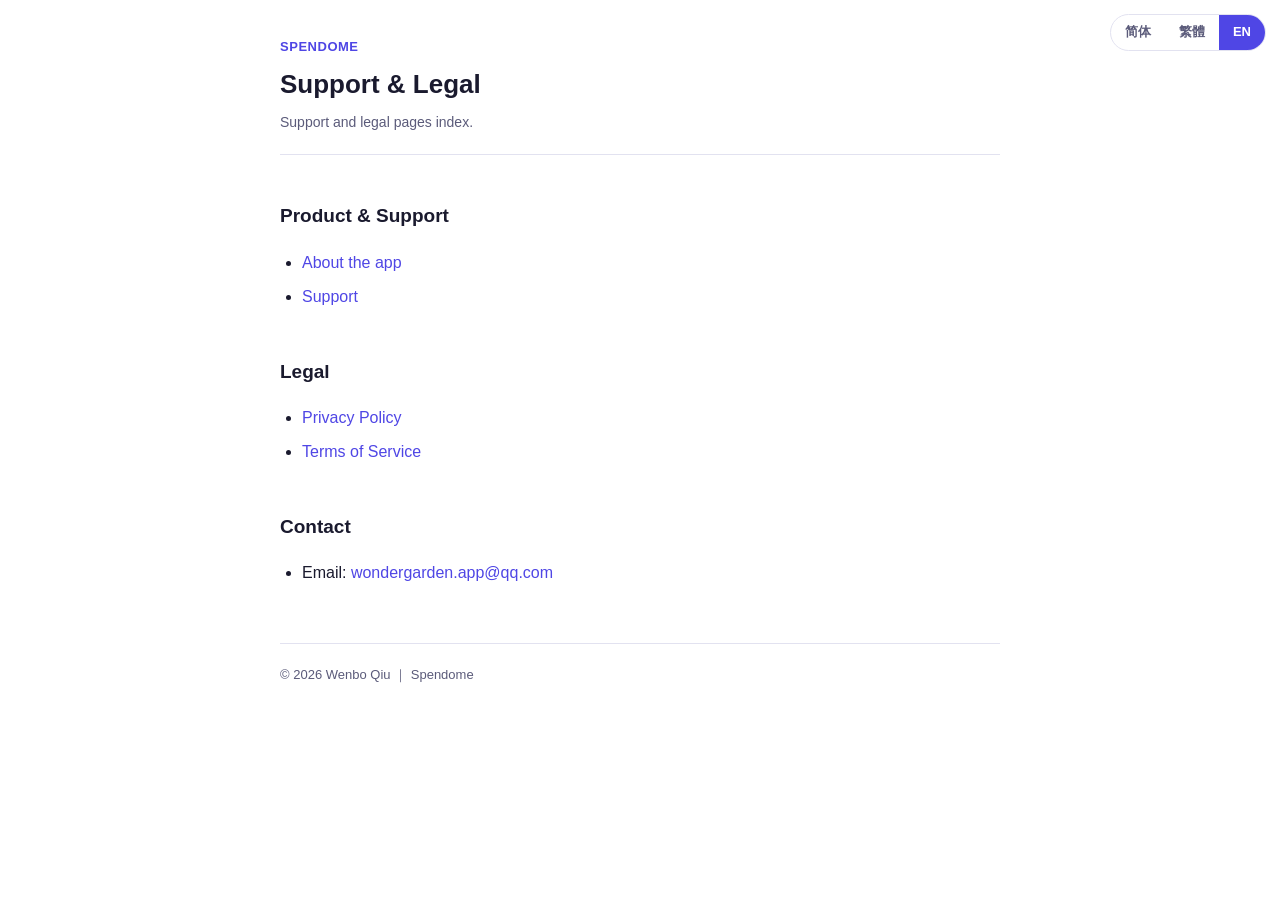
<file: index.html>
<!DOCTYPE html>
<html lang="zh-Hans">
<head>
  <meta charset="UTF-8" />
  <meta name="viewport" content="width=device-width, initial-scale=1.0" />
  <title>猫头鹰账本 · 支持与法务 · Spendome Support</title>
  <link rel="stylesheet" href="shared/base.css" />
  <style>
    .lang-switch {
      position: fixed; top: 14px; right: 14px; z-index: 20;
      display: inline-flex; background: var(--bg); border: 1px solid var(--border);
      border-radius: 999px; overflow: hidden; font-size: 13px; font-weight: 600;
    }
    .lang-switch button { border: none; background: transparent; color: var(--fg-muted); padding: 6px 14px; cursor: pointer; font: inherit; }
    .lang-switch button.on { background: var(--accent); color: #fff; }
    .lang-hant, .lang-hans, .lang-en { display: none; }
    body.l-hant .lang-hant { display: inline; }
    body.l-hans .lang-hans { display: inline; }
    body.l-en  .lang-en  { display: inline; }
  </style>
</head>
<body class="l-hans">
  <div class="lang-switch">
    <button data-lang="hans" class="on">简体</button>
    <button data-lang="hant">繁體</button>
    <button data-lang="en">EN</button>
  </div>

  <div class="wrap">
    <header class="doc-header">
      <span class="app">
        <span class="lang-hans">猫头鹰账本 · Spendome</span>
        <span class="lang-hant">貓頭鷹帳本 · Spendome</span>
        <span class="lang-en">Spendome</span>
      </span>
      <h1><span class="lang-hans">支持与法务</span><span class="lang-hant">支援與法務</span><span class="lang-en">Support &amp; Legal</span></h1>
      <p class="meta">
        <span class="lang-hans">各语言支持与法务页面索引。</span>
        <span class="lang-hant">各語言支援與法務頁面索引。</span>
        <span class="lang-en">Support and legal pages index.</span>
      </p>
    </header>

    <h2><span class="lang-hans">产品与支持</span><span class="lang-hant">產品與支援</span><span class="lang-en">Product &amp; Support</span></h2>
    <ul>
      <li><a href="marketing.html"><span class="lang-hans">产品介绍</span><span class="lang-hant">產品介紹</span><span class="lang-en">About the app</span></a></li>
      <li><a href="support.html"><span class="lang-hans">技术支持</span><span class="lang-hant">技術支援</span><span class="lang-en">Support</span></a></li>
    </ul>

    <h2><span class="lang-hans">法务</span><span class="lang-hant">法務</span><span class="lang-en">Legal</span></h2>
    <ul>
      <li><a href="privacy.html"><span class="lang-hans">隐私政策</span><span class="lang-hant">隱私權政策</span><span class="lang-en">Privacy Policy</span></a></li>
      <li><a href="terms.html"><span class="lang-hans">服务条款</span><span class="lang-hant">服務條款</span><span class="lang-en">Terms of Service</span></a></li>
    </ul>

    <h2><span class="lang-hans">联系</span><span class="lang-hant">聯絡</span><span class="lang-en">Contact</span></h2>
    <ul>
      <li>Email: <a href="mailto:wondergarden.app@qq.com">wondergarden.app@qq.com</a></li>
    </ul>

    <footer class="doc-footer">
      © 2026 Wenbo Qiu ｜ <span class="lang-hans">猫头鹰账本</span><span class="lang-hant">貓頭鷹帳本</span><span class="lang-en">Spendome</span>
    </footer>
  </div>

  <script>
    const btns = [...document.querySelectorAll(".lang-switch button")];
    function setLang(lang) {
      document.body.className = "l-" + lang;
      document.documentElement.lang = lang === "en" ? "en" : (lang === "hans" ? "zh-Hans" : "zh-Hant");
      btns.forEach(b => b.classList.toggle("on", b.dataset.lang === lang));
    }
    btns.forEach(b => b.addEventListener("click", () => setLang(b.dataset.lang)));
    const nav = (navigator.language || "").toLowerCase();
    let def = "en";
    if (nav.startsWith("zh")) def = /(tw|hk|mo|hant)/.test(nav) ? "hant" : "hans";
    setLang(def);
  </script>
</body>
</html>
</file>
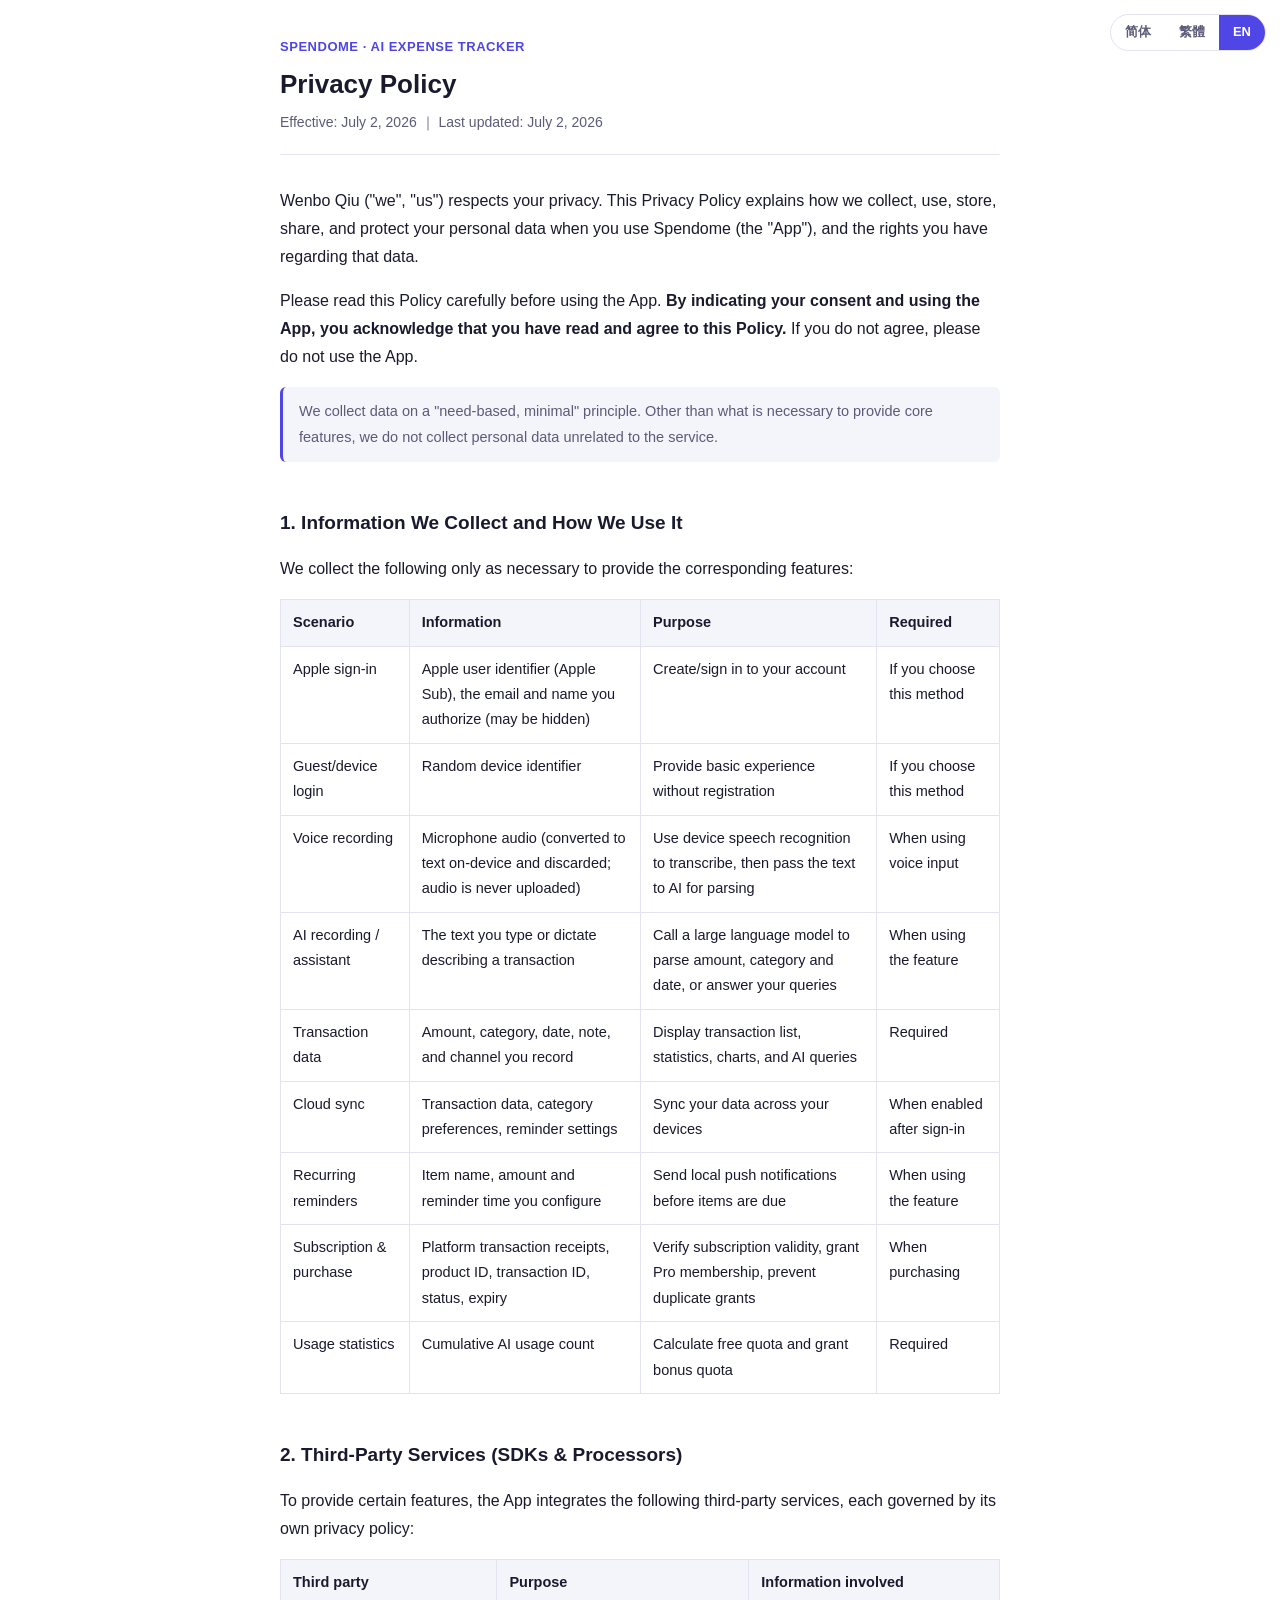
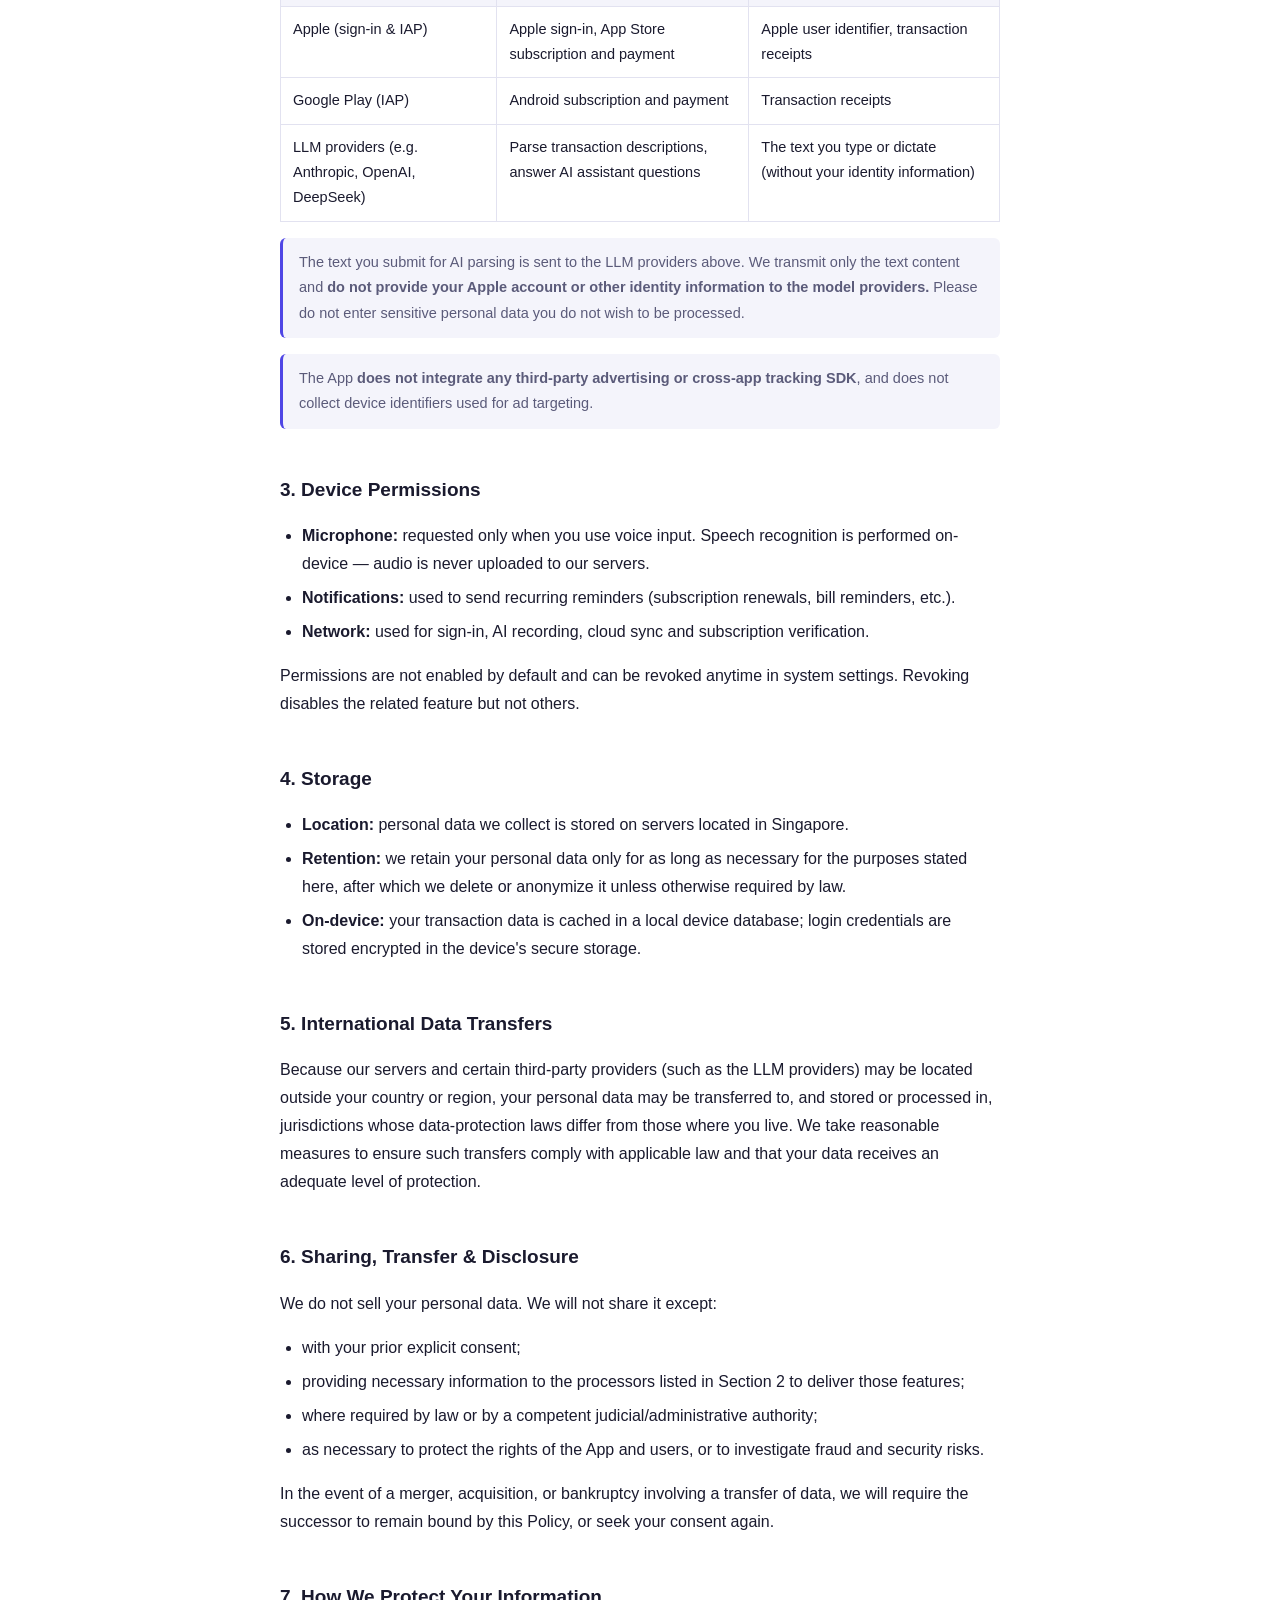
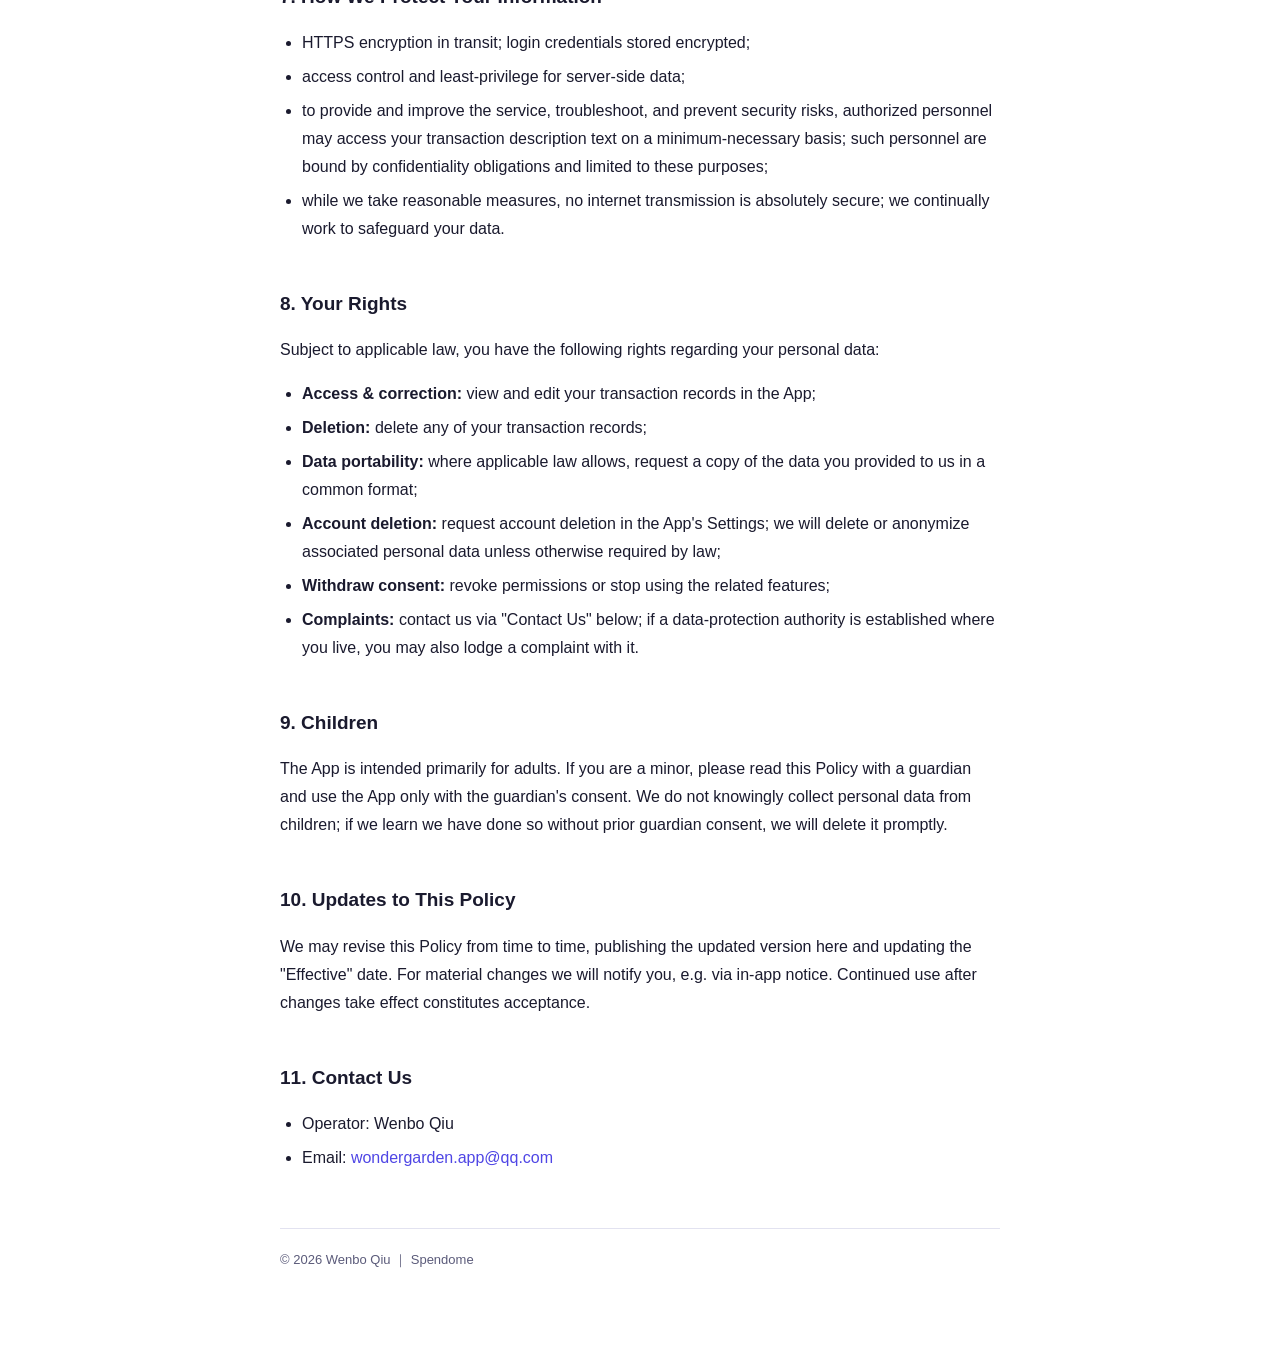
<file: privacy.html>
<!DOCTYPE html>
<html lang="zh-Hans">
<head>
  <meta charset="UTF-8" />
  <meta name="viewport" content="width=device-width, initial-scale=1.0" />
  <meta name="robots" content="index,follow" />
  <title>隐私政策 · 隱私權政策 · Privacy Policy — Spendome</title>
  <link rel="stylesheet" href="shared/base.css" />
  <style>
    .lang-switch {
      position: fixed; top: 14px; right: 14px; z-index: 20;
      display: inline-flex; background: var(--bg); border: 1px solid var(--border);
      border-radius: 999px; overflow: hidden; font-size: 13px; font-weight: 600;
    }
    .lang-switch button { border: none; background: transparent; color: var(--fg-muted); padding: 6px 14px; cursor: pointer; font: inherit; }
    .lang-switch button.on { background: var(--accent); color: #fff; }
    .lang-hant, .lang-hans, .lang-en { display: none; }
    body.l-hant .lang-hant { display: block; }
    body.l-hans .lang-hans { display: block; }
    body.l-en  .lang-en  { display: block; }
  </style>
</head>
<body class="l-hans">
  <div class="lang-switch">
    <button data-lang="hans" class="on">简体</button>
    <button data-lang="hant">繁體</button>
    <button data-lang="en">EN</button>
  </div>

  <!-- ───────── 简体中文 ───────── -->
  <div class="wrap lang-hans">
    <header class="doc-header">
      <span class="app">猫头鹰账本 · Spendome</span>
      <h1>隐私政策</h1>
      <p class="meta">生效日期：2026 年 7 月 2 日 ｜ 最近更新：2026 年 7 月 2 日</p>
    </header>

    <p>
      Wenbo Qiu（以下简称"我们"）非常重视您的个人信息与隐私保护。本《隐私政策》旨在向您说明，当您使用
      猫头鹰账本（Spendome，以下简称"本应用"）时，我们如何收集、使用、存储、共享与保护您的个人信息，以及您就个人信息所享有的权利。
    </p>
    <p>
      请您在使用本应用前仔细阅读并充分理解本政策。<strong>当您勾选同意并开始使用本应用，即表示您已阅读并同意本政策的全部内容。</strong>
      如您不同意本政策，您可以选择不使用本应用。
    </p>

    <div class="note">
      本应用以"按需授权、最小收集"为原则。除完成核心功能所必需外，我们不会强制收集与服务无关的个人信息。
    </div>

    <h2>一、我们如何收集与使用您的个人信息</h2>
    <p>我们仅在为实现以下功能所必需时，收集相应信息：</p>
    <table>
      <thead>
        <tr><th>使用场景</th><th>收集的信息</th><th>用途</th><th>是否必需</th></tr>
      </thead>
      <tbody>
        <tr><td>Apple 账号登录</td><td>Apple 用户标识（Apple Sub）、您授权的邮箱与昵称（可隐藏）</td><td>创建／登录账号</td><td>选择此方式时必需</td></tr>
        <tr><td>游客／设备登录</td><td>随机设备标识</td><td>在不注册的情况下提供基础体验</td><td>选择此方式时必需</td></tr>
        <tr><td>语音记账</td><td>麦克风录音（在设备本地转文字后丢弃，不上传录音）</td><td>调用设备系统语音识别将语音转为文字，随后交由大语言模型解析记账内容</td><td>使用语音功能时必需</td></tr>
        <tr><td>智能记账 / 助手</td><td>您输入或语音转写的记账描述文字</td><td>调用大语言模型解析金额、分类、日期，或回答您的查账、统计请求</td><td>使用该功能时必需</td></tr>
        <tr><td>账单数据</td><td>您记录的收支金额、分类、日期、备注、来源渠道</td><td>展示账单列表、统计分析、图表洞察、智能查账</td><td>必需</td></tr>
        <tr><td>云同步</td><td>账单数据、分类偏好、提醒配置等</td><td>在您的多台设备间同步数据</td><td>登录后开启时必需</td></tr>
        <tr><td>周期提醒</td><td>您设置的周期项目名称、金额、提醒时间</td><td>在到期前通过本地推送提醒您</td><td>使用该功能时必需</td></tr>
        <tr><td>订阅与应用内购买</td><td>平台交易凭证、订阅产品 ID、交易号、订阅状态与到期时间</td><td>核验订阅有效性、开通 Pro 权益、防止重复发放</td><td>购买时必需</td></tr>
        <tr><td>用量统计</td><td>智能记账累计使用次数</td><td>计算免费额度、发放奖励额度</td><td>必需</td></tr>
      </tbody>
    </table>

    <h2>二、我们如何使用第三方服务（SDK 及受托处理者）</h2>
    <p>为实现特定功能，本应用接入了以下第三方服务。这些第三方在其各自的隐私政策约束下处理相关信息，建议您一并阅读：</p>
    <table>
      <thead><tr><th>第三方</th><th>用途</th><th>涉及的信息</th></tr></thead>
      <tbody>
        <tr><td>Apple（登录与内购）</td><td>Apple 账号登录、App Store 订阅与支付</td><td>Apple 用户标识、交易凭证</td></tr>
        <tr><td>Google Play（内购）</td><td>Android 端订阅与支付</td><td>交易凭证</td></tr>
        <tr><td>DeepSeek（深度求索）</td><td>解析记账描述、回答智能助手问题</td><td>您输入或语音转写的记账描述文字；使用智能助手查账时，为回答您的问题，还包括相关的已记录账单数据（均不含您的身份信息）</td></tr>
      </tbody>
    </table>
    <div class="note">
      您输入的记账描述文字（以及使用智能助手查账时相关的已记录账单数据）会发送至 DeepSeek 进行解析处理，相关处理均在中国境内完成。我们仅传输上述内容本身，<strong>不会将您的 Apple 账号等身份信息一并提供给模型服务商</strong>。请勿在记账描述中输入您不希望被处理的敏感个人信息。
    </div>
    <div class="note">
      本应用<strong>不接入任何第三方广告或跨应用追踪 SDK</strong>，亦不收集用于广告投放的设备标识符。
    </div>

    <h2>三、设备权限调用说明</h2>
    <ul>
      <li><strong>麦克风：</strong>仅在您使用语音记账时申请。语音识别在设备本地完成，录音不会上传至我们的服务器。</li>
      <li><strong>通知：</strong>用于发送周期提醒（订阅到期、账单提醒等）。</li>
      <li><strong>网络：</strong>用于登录、智能记账、云同步及订阅核验等联网功能。</li>
    </ul>
    <p>上述权限均不会默认开启，您可随时在系统设置中关闭。关闭后相关功能将无法使用，但不影响其他功能。</p>

    <h2>四、信息的存储</h2>
    <ul>
      <li><strong>存储地点：</strong>我们收集的个人信息存储于中国境内的服务器。</li>
      <li><strong>存储期限：</strong>我们仅在实现本政策所述目的所必需的期间内保留您的个人信息；超出期限后，我们将对其删除或匿名化处理，法律法规另有规定的除外。</li>
      <li><strong>本地存储：</strong>您的账单数据会缓存在设备本地数据库中，登录凭证以加密方式存储于设备安全存储区。</li>
    </ul>

    <h2>五、个人信息的境内存储与处理</h2>
    <p>本应用中国大陆版本的服务器位于中国境内，您的账单数据与记账描述的解析处理均在中国境内完成，不会向境外传输。如未来因功能需要发生个人信息跨境传输，我们将另行向您说明并取得您的单独同意。</p>

    <h2>六、信息的共享、转让与公开披露</h2>
    <p>我们不会出售您的个人信息。除以下情形外，我们不会与任何第三方共享您的个人信息：</p>
    <ul>
      <li>事先获得您的明确同意；</li>
      <li>为实现"第二节"所述功能而向相应受托处理者提供必要信息；</li>
      <li>根据法律法规、司法或行政机关的强制性要求；</li>
      <li>为维护本应用及用户的合法权益、排查欺诈与安全风险所必需。</li>
    </ul>
    <p>如发生合并、收购或破产清算等导致信息转让的情形，我们将要求承接方继续受本政策约束，否则将要求其重新征得您的同意。</p>

    <h2>七、我们如何保护您的信息</h2>
    <ul>
      <li>传输层采用 HTTPS 加密，登录凭证以加密形式存储；</li>
      <li>对服务端数据访问实施权限控制与最小授权；</li>
      <li>为提供和改进服务、排查故障及防范安全风险，经授权的工作人员可能在最小必要范围内访问您的账单描述内容，相关人员负有保密义务，且仅限于上述目的；</li>
      <li>尽管我们采取了合理的安全措施，但请您理解，互联网环境并非绝对安全，我们将持续努力保障您的信息安全。</li>
    </ul>

    <h2>八、您的权利</h2>
    <p>在符合适用法律的前提下，您有权对您的个人信息行使以下权利：</p>
    <ul>
      <li><strong>查询与更正：</strong>您可在应用内查看并修改账单内容；</li>
      <li><strong>删除：</strong>您可删除您的任意账单记录；</li>
      <li><strong>数据可携：</strong>在适用法律允许的范围内，您可要求以通用格式获取您提供给我们的数据；</li>
      <li><strong>注销账号：</strong>您可在应用内"设置"中申请注销账号。账号注销后，我们将删除或匿名化与您账号关联的个人信息，法律法规另有要求的除外；</li>
      <li><strong>撤回同意：</strong>您可通过关闭系统权限或停止使用相关功能撤回授权；</li>
      <li><strong>投诉与反馈：</strong>您可通过本政策"联系我们"载明的方式与我们联系；若您所在地设有个人信息保护主管机关，您也有权向其投诉。</li>
    </ul>

    <h2>九、未成年人保护</h2>
    <p>本应用主要面向成年人。若您为未成年人，请在监护人陪同下阅读本政策，并在征得监护人同意后使用本应用。我们不会在明知对方为儿童的情况下，主动收集其个人信息；如发现在未事先获得监护人同意的情况下收集了儿童个人信息，我们将尽快删除。</p>

    <h2>十、本政策的更新</h2>
    <p>我们可能适时修订本政策。修订后我们将在本页面公布更新后的版本并更新"生效日期"。对于重大变更，我们会通过应用内提示等方式另行告知。变更生效后您继续使用本应用，即视为您接受修订后的政策。</p>

    <h2>十一、联系我们</h2>
    <p>如您对本政策或个人信息保护有任何疑问、意见或投诉，可通过以下方式与我们联系：</p>
    <ul>
      <li>运营方：Wenbo Qiu</li>
      <li>联系邮箱：<a href="mailto:wondergarden.app@qq.com">wondergarden.app@qq.com</a></li>
    </ul>
    <p>我们将在收到您的请求后，于法律规定的期限内予以回复。</p>

    <footer class="doc-footer">© 2026 Wenbo Qiu ｜ 猫头鹰账本 · Spendome</footer>
  </div>

  <!-- ───────── 繁體中文 ───────── -->
  <div class="wrap lang-hant">
    <header class="doc-header">
      <span class="app">貓頭鷹帳本 · Spendome</span>
      <h1>隱私權政策</h1>
      <p class="meta">生效日期：2026 年 7 月 2 日 ｜ 最後更新：2026 年 7 月 2 日</p>
    </header>

    <p>
      Wenbo Qiu（以下簡稱「我們」）非常重視您的個人資料與隱私保護。本《隱私權政策》旨在向您說明，當您使用
      貓頭鷹帳本（Spendome，以下簡稱「本應用程式」）時，我們如何蒐集、使用、儲存、分享與保護您的個人資料，以及您就個人資料所享有的權利。
    </p>
    <p>
      請您在使用本應用程式前仔細閱讀並充分理解本政策。<strong>當您勾選同意並開始使用本應用程式，即表示您已閱讀並同意本政策之全部內容。</strong>
      若您不同意本政策，您可選擇不使用本應用程式。
    </p>

    <div class="note">
      本應用程式以「按需授權、最小蒐集」為原則。除完成核心功能所必需者外，我們不會強制蒐集與服務無關的個人資料。
    </div>

    <h2>一、我們如何蒐集與使用您的個人資料</h2>
    <p>我們僅在為實現以下功能所必需時，蒐集相應資料：</p>
    <table>
      <thead>
        <tr><th>使用情境</th><th>蒐集的資料</th><th>用途</th><th>是否必需</th></tr>
      </thead>
      <tbody>
        <tr><td>Apple 帳號登入</td><td>Apple 使用者識別碼（Apple Sub）、您授權的電子郵件與暱稱（可隱藏）</td><td>建立／登入帳號</td><td>選擇此方式時必需</td></tr>
        <tr><td>訪客／裝置登入</td><td>隨機裝置識別碼</td><td>在不註冊的情況下提供基礎體驗</td><td>選擇此方式時必需</td></tr>
        <tr><td>語音記帳</td><td>麥克風錄音（在裝置本機轉文字後丟棄，不上傳錄音）</td><td>呼叫裝置系統語音辨識將語音轉為文字，隨後交由 AI 解析記帳內容</td><td>使用語音功能時必需</td></tr>
        <tr><td>AI 記帳 / 助手</td><td>您輸入或語音轉寫的記帳描述文字</td><td>呼叫大型語言模型解析金額、分類、日期，或回答您的查帳、統計請求</td><td>使用該功能時必需</td></tr>
        <tr><td>帳單資料</td><td>您記錄的收支金額、分類、日期、備註、來源管道</td><td>展示帳單列表、統計分析、圖表洞察、AI 查帳</td><td>必需</td></tr>
        <tr><td>雲端同步</td><td>帳單資料、分類偏好、提醒設定等</td><td>在您的多台裝置間同步資料</td><td>登入後開啟時必需</td></tr>
        <tr><td>週期提醒</td><td>您設定的週期項目名稱、金額、提醒時間</td><td>在到期前透過本機推播提醒您</td><td>使用該功能時必需</td></tr>
        <tr><td>訂閱與應用程式內購買</td><td>平台交易憑證、訂閱產品 ID、交易編號、訂閱狀態與到期時間</td><td>核驗訂閱有效性、開通 Pro 權益、防止重複發放</td><td>購買時必需</td></tr>
        <tr><td>用量統計</td><td>AI 記帳累計使用次數</td><td>計算免費額度、發放獎勵額度</td><td>必需</td></tr>
      </tbody>
    </table>

    <h2>二、我們如何使用第三方服務（SDK 及受託處理者）</h2>
    <p>為實現特定功能，本應用程式接入了以下第三方服務。這些第三方在其各自的隱私權政策約束下處理相關資料，建議您一併閱讀：</p>
    <table>
      <thead><tr><th>第三方</th><th>用途</th><th>涉及的資料</th></tr></thead>
      <tbody>
        <tr><td>Apple（登入與內購）</td><td>Apple 帳號登入、App Store 訂閱與付款</td><td>Apple 使用者識別碼、交易憑證</td></tr>
        <tr><td>Google Play（內購）</td><td>Android 端訂閱與付款</td><td>交易憑證</td></tr>
        <tr><td>大型語言模型服務商<br/>（如 Anthropic、OpenAI、DeepSeek 等）</td><td>解析記帳描述、回答 AI 助手問題</td><td>您輸入或語音轉寫的記帳描述文字（不含您的身分資訊）</td></tr>
      </tbody>
    </table>
    <div class="note">
      您輸入的記帳描述文字會傳送至上述大型語言模型服務商進行處理。我們僅傳輸文字內容本身，<strong>不會將您的 Apple 帳號等身分資訊一併提供給模型服務商</strong>。請勿在記帳描述中輸入您不希望被處理的敏感個人資料。
    </div>
    <div class="note">
      本應用程式<strong>不接入任何第三方廣告或跨應用追蹤 SDK</strong>，亦不蒐集用於廣告投放的裝置識別碼。
    </div>

    <h2>三、裝置權限呼叫說明</h2>
    <ul>
      <li><strong>麥克風：</strong>僅在您使用語音記帳時申請。語音辨識在裝置本機完成，錄音不會上傳至我們的伺服器。</li>
      <li><strong>通知：</strong>用於發送週期提醒（訂閱到期、帳單提醒等）。</li>
      <li><strong>網路：</strong>用於登入、AI 記帳、雲端同步及訂閱核驗等連網功能。</li>
    </ul>
    <p>上述權限均不會預設開啟，您可隨時於系統設定中關閉。關閉後相關功能將無法使用，但不影響其他功能。</p>

    <h2>四、資料的儲存</h2>
    <ul>
      <li><strong>儲存地點：</strong>我們蒐集的個人資料儲存於新加坡的伺服器。</li>
      <li><strong>儲存期限：</strong>我們僅在實現本政策所述目的所必需的期間內保留您的個人資料；超出期限後，我們將予以刪除或匿名化處理，法律另有規定者除外。</li>
      <li><strong>本機儲存：</strong>您的帳單資料會快取於裝置本機資料庫中，登入憑證以加密方式儲存於裝置安全儲存區。</li>
    </ul>

    <h2>五、個人資料的跨境傳輸</h2>
    <p>由於我們的伺服器與部分第三方服務商（例如大型語言模型服務商）可能位於您所在國家／地區之外，您的個人資料可能會被傳輸至並儲存或處理於其他司法管轄區。該等地區的資料保護法律可能與您所在地不同。我們將採取合理措施，確保此類傳輸符合適用法律，並對您的資料給予適當保護。</p>

    <h2>六、資料的分享、轉讓與公開揭露</h2>
    <p>我們不會出售您的個人資料。除以下情形外，我們不會與任何第三方分享您的個人資料：</p>
    <ul>
      <li>事先取得您的明確同意；</li>
      <li>為實現「第二節」所述功能而向相應受託處理者提供必要資料；</li>
      <li>依法律規定、司法或行政機關之強制性要求；</li>
      <li>為維護本應用程式及使用者的合法權益、排查詐欺與安全風險所必需。</li>
    </ul>
    <p>如發生合併、收購或破產清算等導致資料轉讓之情形，我們將要求承接方繼續受本政策約束，否則將要求其重新取得您的同意。</p>

    <h2>七、我們如何保護您的資料</h2>
    <ul>
      <li>傳輸層採用 HTTPS 加密，登入憑證以加密形式儲存；</li>
      <li>對伺服器端資料存取實施權限控制與最小授權；</li>
      <li>為提供與改善服務、排查故障及防範安全風險，經授權的工作人員可能在最小必要範圍內存取您的帳單描述內容，相關人員負有保密義務，且僅限於上述目的；</li>
      <li>儘管我們採取了合理的安全措施，但請您理解，網際網路環境並非絕對安全，我們將持續努力保障您的資料安全。</li>
    </ul>

    <h2>八、您的權利</h2>
    <p>在符合適用法律的前提下，您有權對您的個人資料行使以下權利：</p>
    <ul>
      <li><strong>查詢與更正：</strong>您可於應用程式內查看並修改帳單內容；</li>
      <li><strong>刪除：</strong>您可刪除您的任意帳單記錄；</li>
      <li><strong>資料可攜：</strong>在適用法律允許的範圍內，您可要求以通用格式取得您提供予我們的資料；</li>
      <li><strong>登出帳號：</strong>您可於應用程式內「設定」中申請登出帳號。帳號登出後，我們將刪除或匿名化與您帳號關聯的個人資料，法律另有要求者除外；</li>
      <li><strong>撤回同意：</strong>您可透過關閉系統權限或停止使用相關功能撤回授權；</li>
      <li><strong>申訴與反饋：</strong>您可透過本政策「聯絡我們」載明的方式與我們聯絡；若您所在地設有個人資料保護主管機關，您亦有權向其提出申訴。</li>
    </ul>

    <h2>九、未成年人保護</h2>
    <p>本應用程式主要面向成年人。若您為未成年人，請在監護人陪同下閱讀本政策，並在取得監護人同意後使用本應用程式。我們不會在明知對方為兒童的情況下，主動蒐集其個人資料；如發現在未事先取得監護人同意的情況下蒐集了兒童個人資料，我們將儘快刪除。</p>

    <h2>十、本政策的更新</h2>
    <p>我們可能適時修訂本政策。修訂後我們將在本頁面公布更新後的版本並更新「生效日期」。對於重大變更，我們會透過應用程式內提示等方式另行告知。變更生效後您繼續使用本應用程式，即視為您接受修訂後的政策。</p>

    <h2>十一、聯絡我們</h2>
    <p>如您對本政策或個人資料保護有任何疑問、意見或申訴，可透過以下方式與我們聯絡：</p>
    <ul>
      <li>營運方：Wenbo Qiu</li>
      <li>聯絡信箱：<a href="mailto:wondergarden.app@qq.com">wondergarden.app@qq.com</a></li>
    </ul>
    <p>我們將在收到您的請求後，於法律規定的期限內予以回覆。</p>

    <footer class="doc-footer">© 2026 Wenbo Qiu ｜ 貓頭鷹帳本 · Spendome</footer>
  </div>

  <!-- ───────── English ───────── -->
  <div class="wrap lang-en">
    <header class="doc-header">
      <span class="app">Spendome · AI Expense Tracker</span>
      <h1>Privacy Policy</h1>
      <p class="meta">Effective: July 2, 2026 ｜ Last updated: July 2, 2026</p>
    </header>

    <p>
      Wenbo Qiu ("we", "us") respects your privacy. This Privacy Policy explains how we collect, use,
      store, share, and protect your personal data when you use Spendome (the "App"),
      and the rights you have regarding that data.
    </p>
    <p>
      Please read this Policy carefully before using the App.
      <strong>By indicating your consent and using the App, you acknowledge that you have read and agree to this Policy.</strong>
      If you do not agree, please do not use the App.
    </p>

    <div class="note">
      We collect data on a "need-based, minimal" principle. Other than what is necessary to provide core
      features, we do not collect personal data unrelated to the service.
    </div>

    <h2>1. Information We Collect and How We Use It</h2>
    <p>We collect the following only as necessary to provide the corresponding features:</p>
    <table>
      <thead>
        <tr><th>Scenario</th><th>Information</th><th>Purpose</th><th>Required</th></tr>
      </thead>
      <tbody>
        <tr><td>Apple sign-in</td><td>Apple user identifier (Apple Sub), the email and name you authorize (may be hidden)</td><td>Create/sign in to your account</td><td>If you choose this method</td></tr>
        <tr><td>Guest/device login</td><td>Random device identifier</td><td>Provide basic experience without registration</td><td>If you choose this method</td></tr>
        <tr><td>Voice recording</td><td>Microphone audio (converted to text on-device and discarded; audio is never uploaded)</td><td>Use device speech recognition to transcribe, then pass the text to AI for parsing</td><td>When using voice input</td></tr>
        <tr><td>AI recording / assistant</td><td>The text you type or dictate describing a transaction</td><td>Call a large language model to parse amount, category and date, or answer your queries</td><td>When using the feature</td></tr>
        <tr><td>Transaction data</td><td>Amount, category, date, note, and channel you record</td><td>Display transaction list, statistics, charts, and AI queries</td><td>Required</td></tr>
        <tr><td>Cloud sync</td><td>Transaction data, category preferences, reminder settings</td><td>Sync your data across your devices</td><td>When enabled after sign-in</td></tr>
        <tr><td>Recurring reminders</td><td>Item name, amount and reminder time you configure</td><td>Send local push notifications before items are due</td><td>When using the feature</td></tr>
        <tr><td>Subscription &amp; purchase</td><td>Platform transaction receipts, product ID, transaction ID, status, expiry</td><td>Verify subscription validity, grant Pro membership, prevent duplicate grants</td><td>When purchasing</td></tr>
        <tr><td>Usage statistics</td><td>Cumulative AI usage count</td><td>Calculate free quota and grant bonus quota</td><td>Required</td></tr>
      </tbody>
    </table>

    <h2>2. Third-Party Services (SDKs &amp; Processors)</h2>
    <p>To provide certain features, the App integrates the following third-party services, each governed by its own privacy policy:</p>
    <table>
      <thead><tr><th>Third party</th><th>Purpose</th><th>Information involved</th></tr></thead>
      <tbody>
        <tr><td>Apple (sign-in &amp; IAP)</td><td>Apple sign-in, App Store subscription and payment</td><td>Apple user identifier, transaction receipts</td></tr>
        <tr><td>Google Play (IAP)</td><td>Android subscription and payment</td><td>Transaction receipts</td></tr>
        <tr><td>LLM providers (e.g. Anthropic, OpenAI, DeepSeek)</td><td>Parse transaction descriptions, answer AI assistant questions</td><td>The text you type or dictate (without your identity information)</td></tr>
      </tbody>
    </table>
    <div class="note">
      The text you submit for AI parsing is sent to the LLM providers above. We transmit only the text content and
      <strong>do not provide your Apple account or other identity information to the model providers.</strong>
      Please do not enter sensitive personal data you do not wish to be processed.
    </div>
    <div class="note">
      The App <strong>does not integrate any third-party advertising or cross-app tracking SDK</strong>,
      and does not collect device identifiers used for ad targeting.
    </div>

    <h2>3. Device Permissions</h2>
    <ul>
      <li><strong>Microphone:</strong> requested only when you use voice input. Speech recognition is performed on-device — audio is never uploaded to our servers.</li>
      <li><strong>Notifications:</strong> used to send recurring reminders (subscription renewals, bill reminders, etc.).</li>
      <li><strong>Network:</strong> used for sign-in, AI recording, cloud sync and subscription verification.</li>
    </ul>
    <p>Permissions are not enabled by default and can be revoked anytime in system settings. Revoking disables the related feature but not others.</p>

    <h2>4. Storage</h2>
    <ul>
      <li><strong>Location:</strong> personal data we collect is stored on servers located in Singapore.</li>
      <li><strong>Retention:</strong> we retain your personal data only for as long as necessary for the purposes stated here, after which we delete or anonymize it unless otherwise required by law.</li>
      <li><strong>On-device:</strong> your transaction data is cached in a local device database; login credentials are stored encrypted in the device's secure storage.</li>
    </ul>

    <h2>5. International Data Transfers</h2>
    <p>
      Because our servers and certain third-party providers (such as the LLM providers) may be located outside your
      country or region, your personal data may be transferred to, and stored or processed in, jurisdictions whose
      data-protection laws differ from those where you live. We take reasonable measures to ensure such transfers
      comply with applicable law and that your data receives an adequate level of protection.
    </p>

    <h2>6. Sharing, Transfer &amp; Disclosure</h2>
    <p>We do not sell your personal data. We will not share it except:</p>
    <ul>
      <li>with your prior explicit consent;</li>
      <li>providing necessary information to the processors listed in Section 2 to deliver those features;</li>
      <li>where required by law or by a competent judicial/administrative authority;</li>
      <li>as necessary to protect the rights of the App and users, or to investigate fraud and security risks.</li>
    </ul>
    <p>In the event of a merger, acquisition, or bankruptcy involving a transfer of data, we will require the successor to remain bound by this Policy, or seek your consent again.</p>

    <h2>7. How We Protect Your Information</h2>
    <ul>
      <li>HTTPS encryption in transit; login credentials stored encrypted;</li>
      <li>access control and least-privilege for server-side data;</li>
      <li>to provide and improve the service, troubleshoot, and prevent security risks, authorized personnel may access your transaction description text on a minimum-necessary basis; such personnel are bound by confidentiality obligations and limited to these purposes;</li>
      <li>while we take reasonable measures, no internet transmission is absolutely secure; we continually work to safeguard your data.</li>
    </ul>

    <h2>8. Your Rights</h2>
    <p>Subject to applicable law, you have the following rights regarding your personal data:</p>
    <ul>
      <li><strong>Access &amp; correction:</strong> view and edit your transaction records in the App;</li>
      <li><strong>Deletion:</strong> delete any of your transaction records;</li>
      <li><strong>Data portability:</strong> where applicable law allows, request a copy of the data you provided to us in a common format;</li>
      <li><strong>Account deletion:</strong> request account deletion in the App's Settings; we will delete or anonymize associated personal data unless otherwise required by law;</li>
      <li><strong>Withdraw consent:</strong> revoke permissions or stop using the related features;</li>
      <li><strong>Complaints:</strong> contact us via "Contact Us" below; if a data-protection authority is established where you live, you may also lodge a complaint with it.</li>
    </ul>

    <h2>9. Children</h2>
    <p>
      The App is intended primarily for adults. If you are a minor, please read this Policy with a guardian
      and use the App only with the guardian's consent. We do not knowingly collect personal data from children;
      if we learn we have done so without prior guardian consent, we will delete it promptly.
    </p>

    <h2>10. Updates to This Policy</h2>
    <p>We may revise this Policy from time to time, publishing the updated version here and updating the "Effective" date. For material changes we will notify you, e.g. via in-app notice. Continued use after changes take effect constitutes acceptance.</p>

    <h2>11. Contact Us</h2>
    <ul>
      <li>Operator: Wenbo Qiu</li>
      <li>Email: <a href="mailto:wondergarden.app@qq.com">wondergarden.app@qq.com</a></li>
    </ul>

    <footer class="doc-footer">© 2026 Wenbo Qiu ｜ Spendome</footer>
  </div>

  <script>
    const btns = [...document.querySelectorAll(".lang-switch button")];
    function setLang(lang) {
      document.body.className = "l-" + lang;
      document.documentElement.lang = lang === "en" ? "en" : (lang === "hans" ? "zh-Hans" : "zh-Hant");
      btns.forEach(b => b.classList.toggle("on", b.dataset.lang === lang));
      window.scrollTo(0, 0);
    }
    btns.forEach(b => b.addEventListener("click", () => setLang(b.dataset.lang)));
    const nav = (navigator.language || "").toLowerCase();
    let def = "en";
    if (nav.startsWith("zh")) def = /(tw|hk|mo|hant)/.test(nav) ? "hant" : "hans";
    setLang(def);
  </script>
</body>
</html>
</file>
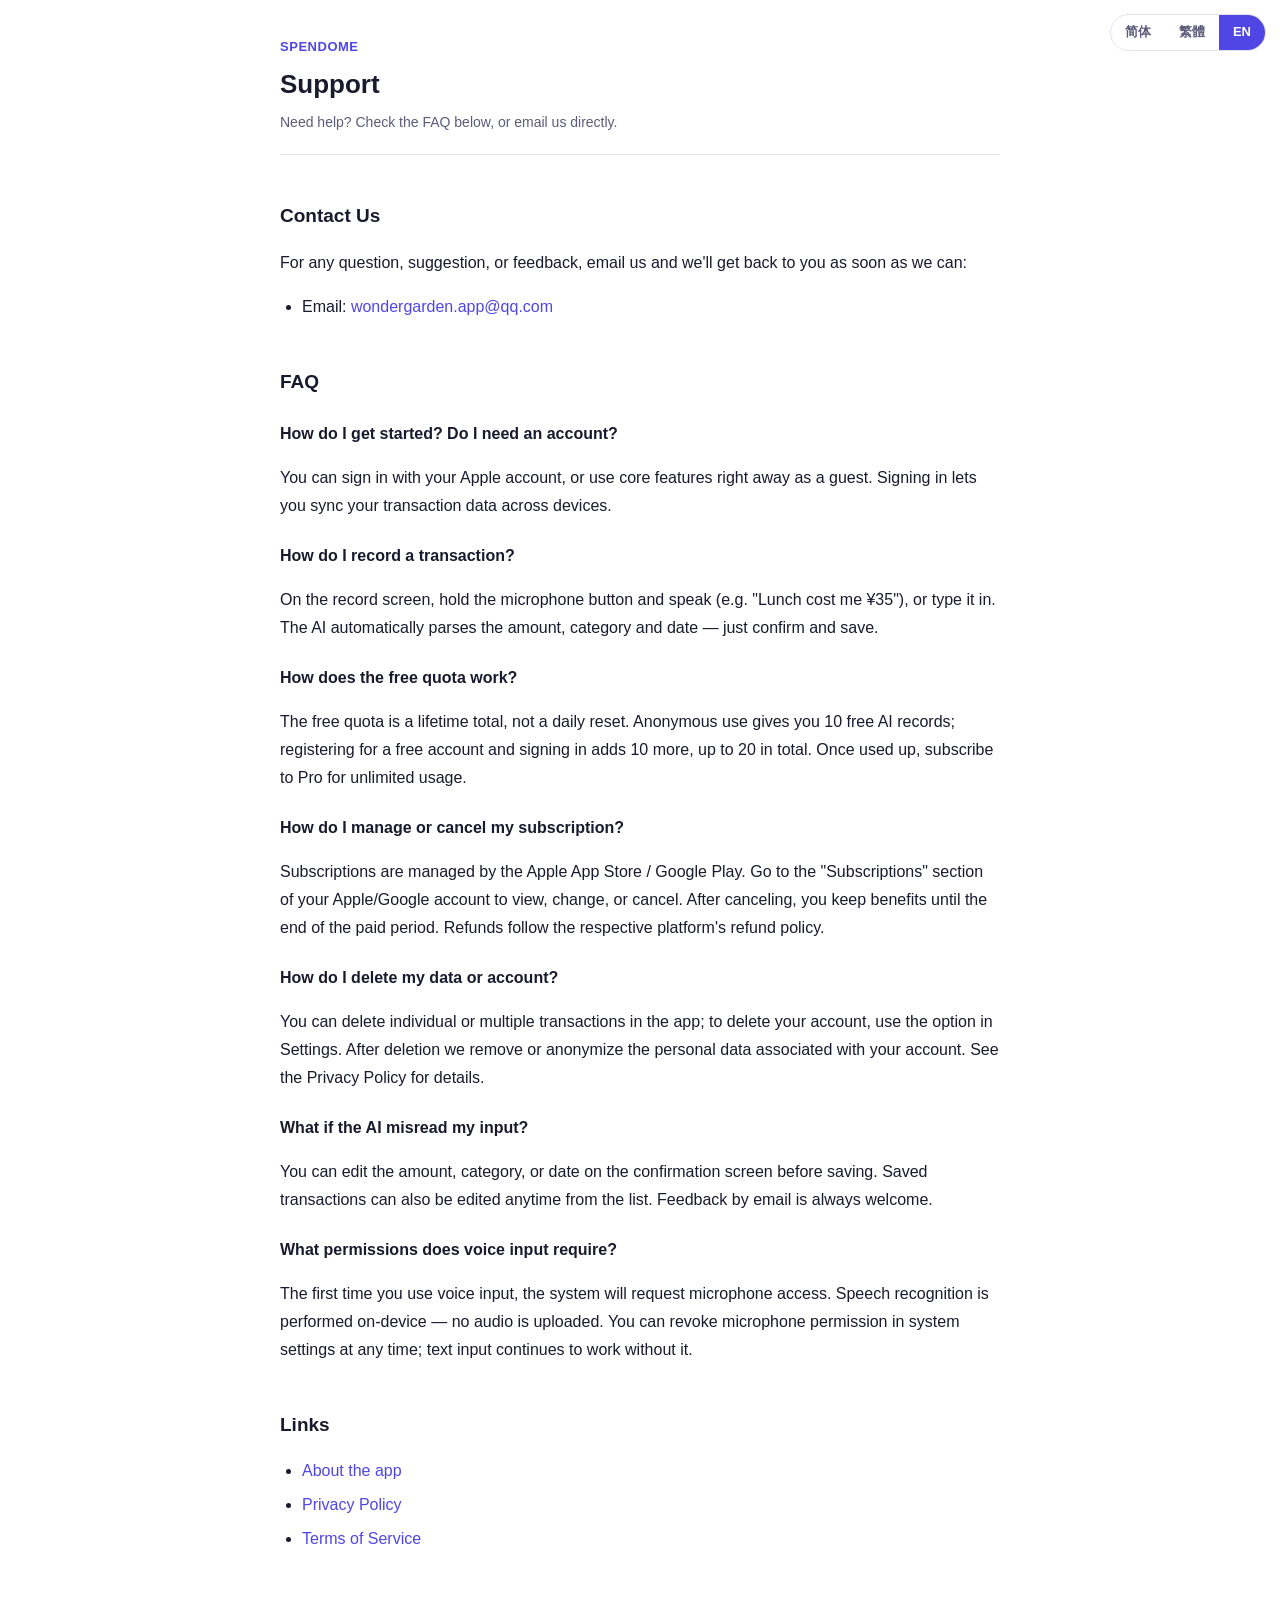
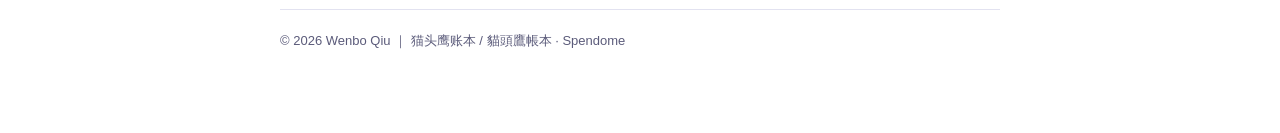
<file: support.html>
<!DOCTYPE html>
<html lang="zh-Hans">
<head>
  <meta charset="UTF-8" />
  <meta name="viewport" content="width=device-width, initial-scale=1.0" />
  <meta name="robots" content="index,follow" />
  <title>猫头鹰账本 · Spendome — 技术支持 / Support</title>
  <link rel="stylesheet" href="shared/base.css" />
  <style>
    .lang-switch {
      position: fixed; top: 14px; right: 14px; z-index: 20;
      display: inline-flex; background: var(--bg); border: 1px solid var(--border);
      border-radius: 999px; overflow: hidden; font-size: 13px; font-weight: 600;
    }
    .lang-switch button { border: none; background: transparent; color: var(--fg-muted); padding: 6px 14px; cursor: pointer; font: inherit; }
    .lang-switch button.on { background: var(--accent); color: #fff; }
    .lang-hant, .lang-hans, .lang-en { display: none; }
    body.l-hant .lang-hant { display: inline; }
    body.l-hans .lang-hans { display: inline; }
    body.l-en  .lang-en  { display: inline; }
    .faq-q { font-weight: 600; margin: 22px 0 6px; }
  </style>
</head>
<body class="l-hans">
  <div class="lang-switch">
    <button data-lang="hans" class="on">简体</button>
    <button data-lang="hant">繁體</button>
    <button data-lang="en">EN</button>
  </div>

  <div class="wrap">
    <header class="doc-header">
      <span class="app">
        <span class="lang-hans">猫头鹰账本 · Spendome</span>
        <span class="lang-hant">貓頭鷹帳本 · Spendome</span>
        <span class="lang-en">Spendome</span>
      </span>
      <h1><span class="lang-hans">技术支持</span><span class="lang-hant">技術支援</span><span class="lang-en">Support</span></h1>
      <p class="meta">
        <span class="lang-hans">需要帮助吗？先看下方常见问题，或直接写信给我们。</span>
        <span class="lang-hant">需要協助嗎？先看下方常見問題，或直接寫信給我們。</span>
        <span class="lang-en">Need help? Check the FAQ below, or email us directly.</span>
      </p>
    </header>

    <h2><span class="lang-hans">联系我们</span><span class="lang-hant">聯絡我們</span><span class="lang-en">Contact Us</span></h2>
    <p>
      <span class="lang-hans">任何问题、建议或意见，欢迎来信，我们会尽快回复：</span>
      <span class="lang-hant">任何問題、建議或意見，歡迎來信，我們會盡快回覆：</span>
      <span class="lang-en">For any question, suggestion, or feedback, email us and we'll get back to you as soon as we can:</span>
    </p>
    <ul>
      <li>Email: <a href="mailto:wondergarden.app@qq.com">wondergarden.app@qq.com</a></li>
    </ul>

    <h2><span class="lang-hans">常见问题</span><span class="lang-hant">常見問題</span><span class="lang-en">FAQ</span></h2>

    <p class="faq-q"><span class="lang-hans">如何开始使用？需要注册吗？</span><span class="lang-hant">如何開始使用？需要註冊嗎？</span><span class="lang-en">How do I get started? Do I need an account?</span></p>
    <p>
      <span class="lang-hans">您可以用 Apple 账号登录，或以游客方式直接使用基础功能。登录后可在多台设备间同步账单数据。</span>
      <span class="lang-hant">您可以用 Apple 帳號登入，或以訪客方式直接使用基礎功能。登入後可在多台裝置間同步帳單資料。</span>
      <span class="lang-en">You can sign in with your Apple account, or use core features right away as a guest. Signing in lets you sync your transaction data across devices.</span>
    </p>

    <p class="faq-q"><span class="lang-hans">怎么记一笔账？</span><span class="lang-hant">怎麼記一筆帳？</span><span class="lang-en">How do I record a transaction?</span></p>
    <p>
      <span class="lang-hans">在记账页的输入框直接打字输入消费内容（如"午饭花了 35 块"），系统会自动识别金额、分类和日期，确认后保存即可；也支持按住麦克风语音输入。</span>
      <span class="lang-hant">在記帳頁按住麥克風圖示說出消費內容（如「午餐花了 35 元」），或直接在輸入框打字。AI 會自動辨識金額、分類和日期，確認後儲存即可。</span>
      <span class="lang-en">On the record screen, hold the microphone button and speak (e.g. "Lunch cost me ¥35"), or type it in. The AI automatically parses the amount, category and date — just confirm and save.</span>
    </p>

    <p class="faq-q"><span class="lang-hans">免费额度是怎么算的？</span><span class="lang-hant">免費額度是怎麼算的？</span><span class="lang-en">How does the free quota work?</span></p>
    <p>
      <span class="lang-hans">免费额度为终生累计，并非每日重置。匿名使用可获得 10 次免费智能记账额度；免费注册并登录后再赠送 10 次，最多累计 20 次。额度用完后，可订阅 Pro 获得无限次数的使用权益。</span>
      <span class="lang-hant">免費額度為終生累計，並非每日重置。匿名使用可獲得 10 次免費 AI 記帳額度；免費註冊並登入後再贈送 10 次，最多累計 20 次。額度用完後，可訂閱 Pro 獲得無限次數的使用權益。</span>
      <span class="lang-en">The free quota is a lifetime total, not a daily reset. Anonymous use gives you 10 free AI records; registering for a free account and signing in adds 10 more, up to 20 in total. Once used up, subscribe to Pro for unlimited usage.</span>
    </p>

    <p class="faq-q"><span class="lang-hans">如何管理或取消订阅？</span><span class="lang-hant">如何管理或取消訂閱？</span><span class="lang-en">How do I manage or cancel my subscription?</span></p>
    <p>
      <span class="lang-hans">订阅由 Apple App Store / Google Play 管理。请到 Apple／Google 账户的"订阅"设置中查看、变更或取消。取消后仍可使用已付费周期内的权益至到期为止。退款适用相应平台的退款政策。</span>
      <span class="lang-hant">訂閱由 Apple App Store / Google Play 管理。請至 Apple／Google 帳戶的「訂閱」設定中查看、變更或取消。取消後仍可使用已付費週期內的權益至到期為止。退款適用相應平台的退款政策。</span>
      <span class="lang-en">Subscriptions are managed by the Apple App Store / Google Play. Go to the "Subscriptions" section of your Apple/Google account to view, change, or cancel. After canceling, you keep benefits until the end of the paid period. Refunds follow the respective platform's refund policy.</span>
    </p>

    <p class="faq-q"><span class="lang-hans">如何删除账单数据或注销账号？</span><span class="lang-hant">如何刪除帳單資料或登出帳號？</span><span class="lang-en">How do I delete my data or account?</span></p>
    <p>
      <span class="lang-hans">您可在应用内删除单条或批量删除账单；如需注销账号，请在应用"设置"中操作。注销后我们将删除或匿名化与您账号关联的个人信息。详见隐私政策。</span>
      <span class="lang-hant">您可在應用內刪除單條或批量刪除帳單；如需登出帳號，請在應用「設定」中操作。登出後我們將刪除或匿名化與您帳號關聯的個人資料。詳見隱私權政策。</span>
      <span class="lang-en">You can delete individual or multiple transactions in the app; to delete your account, use the option in Settings. After deletion we remove or anonymize the personal data associated with your account. See the Privacy Policy for details.</span>
    </p>

    <p class="faq-q"><span class="lang-hans">识别结果不准确怎么办？</span><span class="lang-hant">AI 辨識結果不準確怎麼辦？</span><span class="lang-en">What if the AI misread my input?</span></p>
    <p>
      <span class="lang-hans">记账结果可在确认界面直接编辑金额、分类或日期后再保存；已保存的账单也可随时在列表中点击修改。欢迎来信反馈以帮助我们改进识别准确率。</span>
      <span class="lang-hant">記帳結果可在確認介面直接編輯金額、分類或日期後再儲存；已儲存的帳單也可隨時在列表中點擊修改。歡迎來信回饋以幫助我們改進辨識準確率。</span>
      <span class="lang-en">You can edit the amount, category, or date on the confirmation screen before saving. Saved transactions can also be edited anytime from the list. Feedback by email is always welcome.</span>
    </p>

    <p class="faq-q"><span class="lang-hans">语音输入需要开通什么权限？</span><span class="lang-hant">語音輸入需要開通什麼權限？</span><span class="lang-en">What permissions does voice input require?</span></p>
    <p>
      <span class="lang-hans">首次使用语音输入时，系统会申请麦克风权限。语音识别在设备本地完成，不会上传录音文件。您可随时在系统设置中关闭麦克风权限，关闭后仍可使用文字输入。</span>
      <span class="lang-hant">首次使用語音輸入時，系統會申請麥克風權限。語音辨識在裝置本機完成，不會上傳錄音檔案。您可隨時在系統設定中關閉麥克風權限，關閉後仍可使用文字輸入。</span>
      <span class="lang-en">The first time you use voice input, the system will request microphone access. Speech recognition is performed on-device — no audio is uploaded. You can revoke microphone permission in system settings at any time; text input continues to work without it.</span>
    </p>

    <h2><span class="lang-hans">相关链接</span><span class="lang-hant">相關連結</span><span class="lang-en">Links</span></h2>
    <ul>
      <li><a href="marketing.html"><span class="lang-hans">产品介绍</span><span class="lang-hant">產品介紹</span><span class="lang-en">About the app</span></a></li>
      <li><a href="privacy.html"><span class="lang-hans">隐私政策</span><span class="lang-hant">隱私權政策</span><span class="lang-en">Privacy Policy</span></a></li>
      <li><a href="terms.html"><span class="lang-hans">服务条款</span><span class="lang-hant">服務條款</span><span class="lang-en">Terms of Service</span></a></li>
    </ul>

    <footer class="doc-footer">
      © 2026 Wenbo Qiu ｜ 猫头鹰账本 / 貓頭鷹帳本 · Spendome
    </footer>
  </div>

  <script>
    const btns = [...document.querySelectorAll(".lang-switch button")];
    function setLang(lang) {
      document.body.className = "l-" + lang;
      document.documentElement.lang = lang === "en" ? "en" : (lang === "hans" ? "zh-Hans" : "zh-Hant");
      btns.forEach(b => b.classList.toggle("on", b.dataset.lang === lang));
    }
    btns.forEach(b => b.addEventListener("click", () => setLang(b.dataset.lang)));
    const nav = (navigator.language || "").toLowerCase();
    let def = "en";
    if (nav.startsWith("zh")) def = /(tw|hk|mo|hant)/.test(nav) ? "hant" : "hans";
    setLang(def);
  </script>
</body>
</html>
</file>
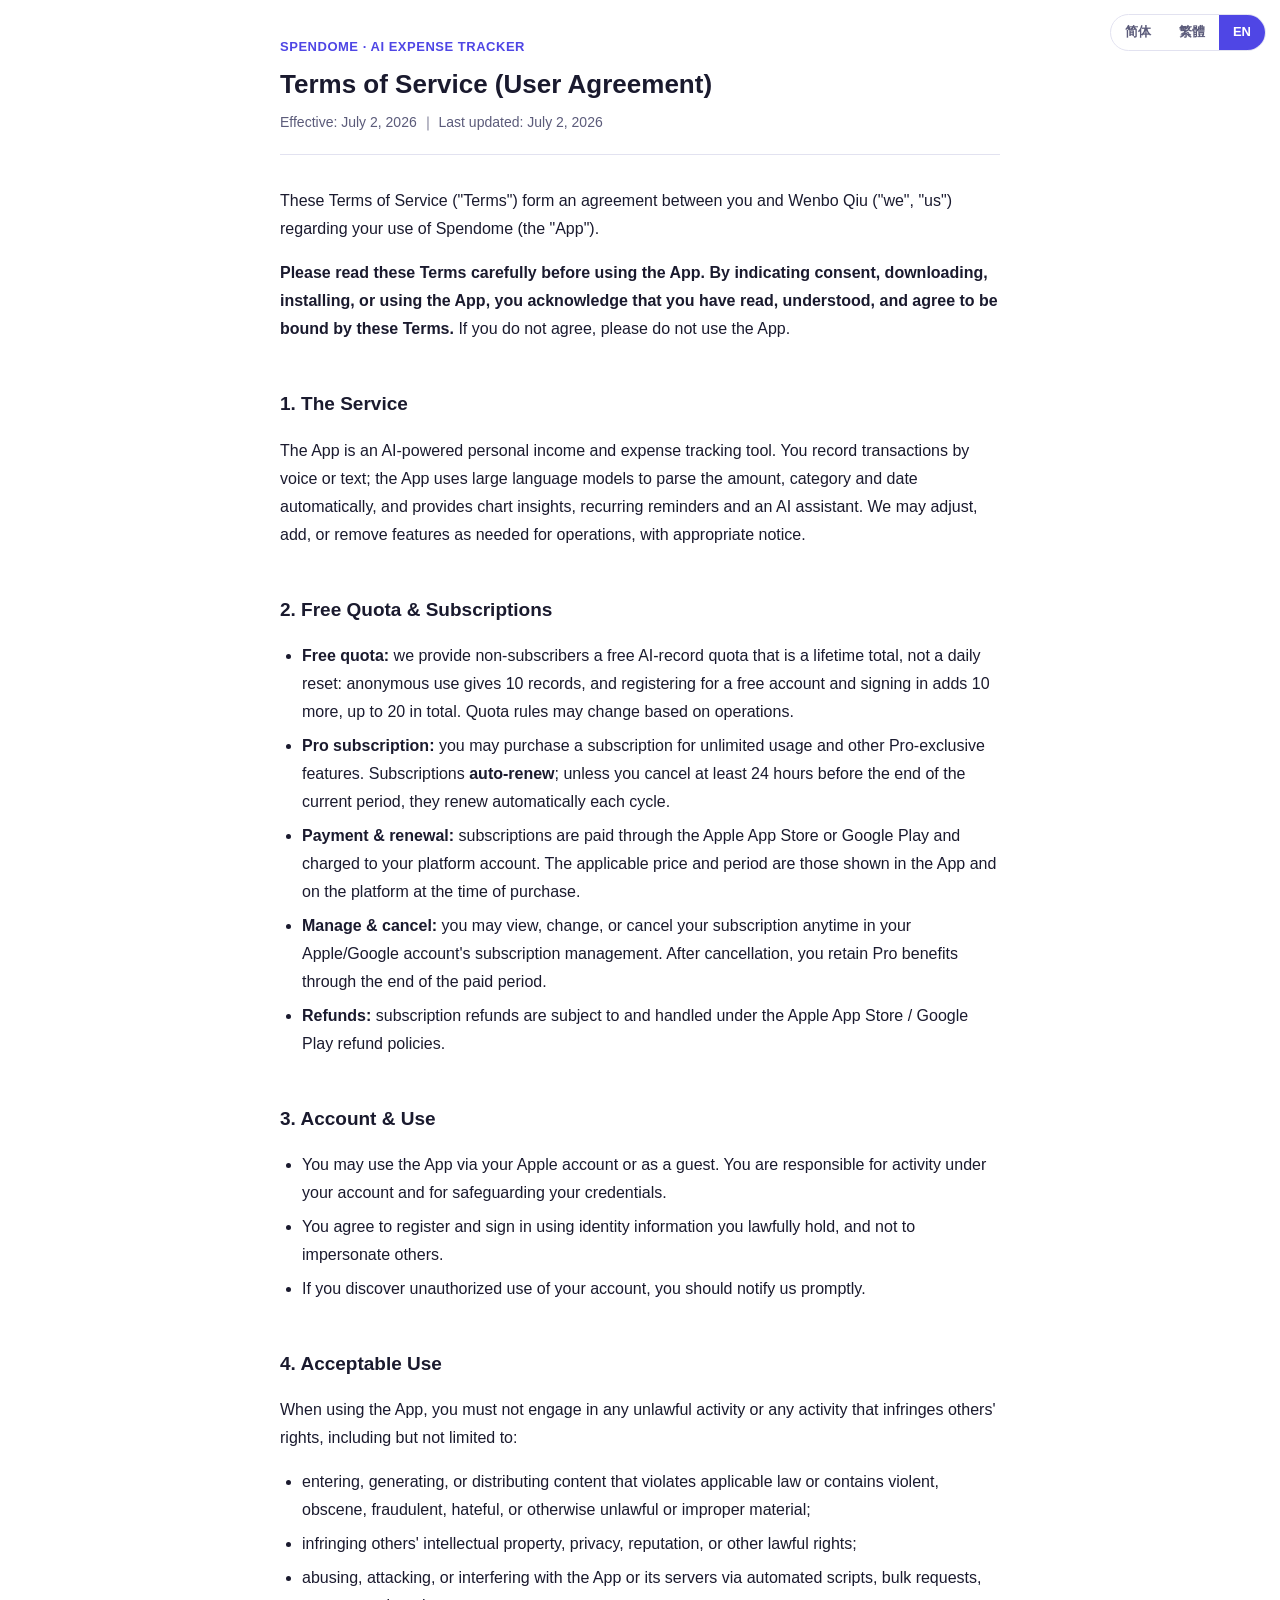
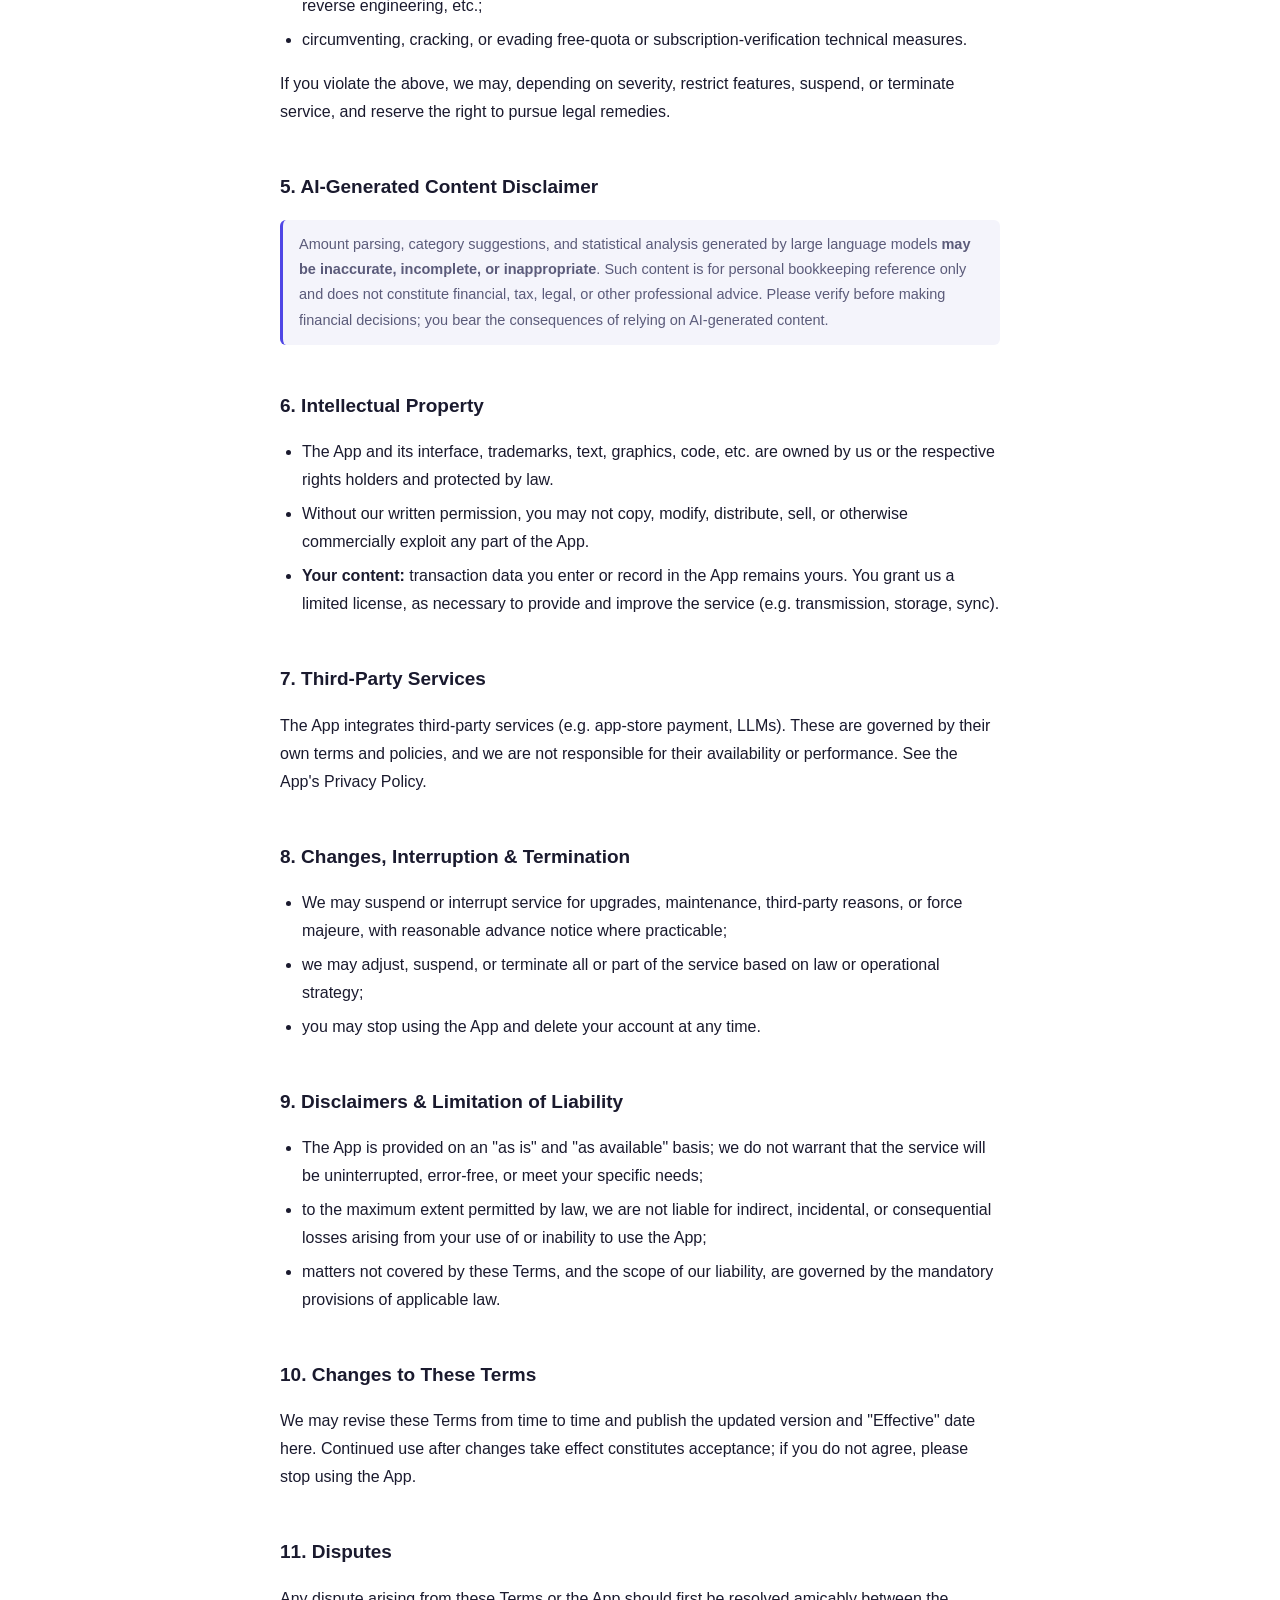
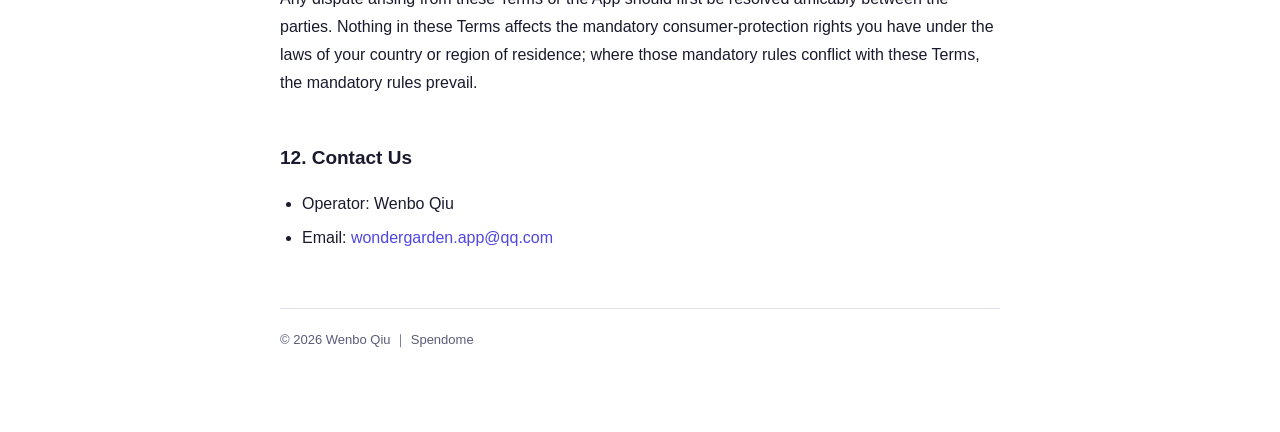
<file: terms.html>
<!DOCTYPE html>
<html lang="zh-Hans">
<head>
  <meta charset="UTF-8" />
  <meta name="viewport" content="width=device-width, initial-scale=1.0" />
  <meta name="robots" content="index,follow" />
  <title>服务条款 · 服務條款 · Terms of Service — Spendome</title>
  <link rel="stylesheet" href="shared/base.css" />
  <style>
    .lang-switch {
      position: fixed; top: 14px; right: 14px; z-index: 20;
      display: inline-flex; background: var(--bg); border: 1px solid var(--border);
      border-radius: 999px; overflow: hidden; font-size: 13px; font-weight: 600;
    }
    .lang-switch button { border: none; background: transparent; color: var(--fg-muted); padding: 6px 14px; cursor: pointer; font: inherit; }
    .lang-switch button.on { background: var(--accent); color: #fff; }
    .lang-hant, .lang-hans, .lang-en { display: none; }
    body.l-hant .lang-hant { display: block; }
    body.l-hans .lang-hans { display: block; }
    body.l-en  .lang-en  { display: block; }
  </style>
</head>
<body class="l-hans">
  <div class="lang-switch">
    <button data-lang="hans" class="on">简体</button>
    <button data-lang="hant">繁體</button>
    <button data-lang="en">EN</button>
  </div>

  <!-- ───────── 简体中文 ───────── -->
  <div class="wrap lang-hans">
    <header class="doc-header">
      <span class="app">猫头鹰账本 · Spendome</span>
      <h1>服务条款（用户协议）</h1>
      <p class="meta">生效日期：2026 年 7 月 2 日 ｜ 最近更新：2026 年 7 月 2 日</p>
    </header>

    <p>本《服务条款》（以下简称"本条款"）是您与 Wenbo Qiu（以下简称"我们"）之间就您使用 猫头鹰账本（Spendome，以下简称"本应用"）所订立的协议。</p>
    <p><strong>请您在使用本应用前仔细阅读本条款。当您勾选同意、下载、安装或使用本应用，即表示您已阅读、理解并同意接受本条款的全部内容。</strong>如您不同意本条款，请勿使用本应用。</p>

    <h2>一、服务内容</h2>
    <p>本应用是一款智能个人收支记录与分析工具，通过文字或语音输入，借助大语言模型自动解析金额、分类和日期，并提供图表洞察、周期提醒、智能助手对话等功能。我们有权根据运营需要对服务功能进行调整、增加或减少，并会以适当方式予以公告。</p>

    <h2>二、免费额度与会员订阅</h2>
    <ul>
      <li><strong>免费额度：</strong>我们为未订阅用户提供免费智能记账额度，该额度为终生累计而非每日重置：匿名使用可获得 10 次；免费注册并登录后再赠送 10 次，最多累计 20 次。额度规则可能根据运营情况调整。</li>
      <li><strong>会员订阅（Pro）：</strong>您可通过购买订阅获得无限次数的使用权益及其他 Pro 专属功能。订阅为<strong>自动续订</strong>，除非您在当前订阅期结束前至少 24 小时取消，否则将按周期自动续费。</li>
      <li><strong>支付与续订：</strong>订阅通过 Apple App Store 或 Google Play 完成支付，费用将由相应平台账户扣取。订阅的具体价格、周期以您下单时应用内及平台展示为准。</li>
      <li><strong>管理与取消：</strong>您可随时在 Apple／Google 账户的订阅管理中查看、变更或取消订阅。取消后，您仍可使用已付费周期内的 Pro 权益至到期为止。</li>
      <li><strong>退款：</strong>订阅退款适用并遵循 Apple App Store／Google Play 的退款政策，由相应平台处理。</li>
    </ul>

    <h2>三、账号与使用</h2>
    <ul>
      <li>您可通过 Apple 账号或游客方式使用本应用。您应对账号下的活动负责，并妥善保管登录凭证。</li>
      <li>您承诺以您本人合法持有的身份信息进行注册与登录，不得冒用他人身份。</li>
      <li>如发现账号被未经授权使用，您应及时通知我们。</li>
    </ul>

    <h2>四、用户行为规范</h2>
    <p>您在使用本应用时，不得利用本应用从事任何违法或侵害他人权益的行为，包括但不限于：</p>
    <ul>
      <li>输入、生成或传播违反适用法律、含有暴力、淫秽、欺诈、仇恨或其他违法不当信息的内容；</li>
      <li>侵犯他人知识产权、隐私权、名誉权等合法权益；</li>
      <li>通过自动化脚本、批量请求、逆向工程等方式滥用、攻击或干扰本应用及其服务器的正常运行；</li>
      <li>绕过、破解或规避免费额度、订阅校验等技术措施。</li>
    </ul>
    <p>如您违反上述规定，我们有权视情节采取限制功能、暂停或终止服务等措施，并保留追究法律责任的权利。</p>

    <h2>五、自动生成内容免责</h2>
    <div class="note">本应用的金额解析、分类建议、统计分析等内容由大语言模型自动生成，<strong>可能存在不准确、不完整或不恰当之处</strong>。相关内容仅供个人记账参考，不构成任何财务、税务、法律或其他专业建议。请您在作出财务决策前自行核实，因依赖自动生成内容所产生之后果由您自行承担。</div>

    <h2>六、知识产权</h2>
    <ul>
      <li>本应用及其包含的界面、商标、文字、图形、代码等，相关知识产权归我们或权利人所有，受法律保护。</li>
      <li>未经我们书面许可，您不得复制、修改、传播、出售或以其他方式商业利用本应用的任何部分。</li>
      <li><strong>用户内容：</strong>您通过本应用输入或记录的账单内容，其权利仍归您所有。您授予我们为提供和改进服务所必需的、有限的使用许可（如传输、存储、同步）。</li>
    </ul>

    <h2>七、第三方服务</h2>
    <p>本应用集成了第三方服务（如应用商店支付、大语言模型等）。这些第三方服务受其各自条款与政策约束，我们对第三方服务的可用性与表现不承担责任。详见本应用《隐私政策》。</p>

    <h2>八、服务的变更、中断与终止</h2>
    <ul>
      <li>我们可能因升级、维护、第三方原因或不可抗力而暂停或中断服务，将尽合理努力提前告知；</li>
      <li>我们有权基于法律或运营策略调整、暂停或终止全部或部分服务；</li>
      <li>您可随时停止使用并注销账号。</li>
    </ul>

    <h2>九、免责声明与责任限制</h2>
    <ul>
      <li>本应用按"现状"和"现有"基础提供，我们不对服务绝对不中断、无错误或完全满足您的特定需求作出保证；</li>
      <li>在适用法律允许的最大范围内，对于因使用或无法使用本应用而导致的间接、偶然或后果性损失，我们不承担责任；</li>
      <li>本条款未尽事宜，以及我们对您承担责任的范围，均以适用法律的强制性规定为准。</li>
    </ul>

    <h2>十、条款的变更</h2>
    <p>我们可能适时修订本条款，并在本页面公布更新版本及"生效日期"。变更生效后您继续使用本应用，即视为您接受修订后的条款；如不同意，请停止使用。</p>

    <h2>十一、争议解决</h2>
    <p>因本条款或本应用产生的任何争议，双方应先以友好协商方式解决。本条款不影响您依所在国家／地区法律所享有的强制性消费者权利；该等强制性规定与本条款不一致时，以强制性规定为准。</p>

    <h2>十二、联系我们</h2>
    <ul>
      <li>运营方：Wenbo Qiu</li>
      <li>联系邮箱：<a href="mailto:wondergarden.app@qq.com">wondergarden.app@qq.com</a></li>
    </ul>

    <footer class="doc-footer">© 2026 Wenbo Qiu ｜ 猫头鹰账本 · Spendome</footer>
  </div>

  <!-- ───────── 繁體中文 ───────── -->
  <div class="wrap lang-hant">
    <header class="doc-header">
      <span class="app">貓頭鷹帳本 · Spendome</span>
      <h1>服務條款（使用者協議）</h1>
      <p class="meta">生效日期：2026 年 7 月 2 日 ｜ 最後更新：2026 年 7 月 2 日</p>
    </header>

    <p>本《服務條款》（以下簡稱「本條款」）是您與 Wenbo Qiu（以下簡稱「我們」）之間就您使用 貓頭鷹帳本（Spendome，以下簡稱「本應用程式」）所訂立的協議。</p>
    <p><strong>請您在使用本應用程式前仔細閱讀本條款。當您勾選同意、下載、安裝或使用本應用程式，即表示您已閱讀、理解並同意接受本條款之全部內容。</strong>若您不同意本條款，請勿使用本應用程式。</p>

    <h2>一、服務內容</h2>
    <p>本應用程式是一款 AI 驅動的個人收支記錄與分析工具，透過語音或文字輸入，藉助大型語言模型自動解析金額、分類和日期，並提供圖表洞察、週期提醒、AI 助手對話等功能。我們有權根據營運需要對服務功能進行調整、增加或減少，並會以適當方式予以公告。</p>

    <h2>二、免費額度與會員訂閱</h2>
    <ul>
      <li><strong>免費額度：</strong>我們為未訂閱使用者提供免費 AI 記帳額度，該額度為終生累計而非每日重置：匿名使用可獲得 10 次；免費註冊並登入後再贈送 10 次，最多累計 20 次。額度規則可能依營運情況調整。</li>
      <li><strong>會員訂閱（Pro）：</strong>您可透過購買訂閱獲得無限次數的使用權益及其他 Pro 專屬功能。訂閱為<strong>自動續訂</strong>，除非您在當前訂閱期結束前至少 24 小時取消，否則將按週期自動續費。</li>
      <li><strong>付款與續訂：</strong>訂閱透過 Apple App Store 或 Google Play 完成付款，費用將由相應平台帳戶扣取。訂閱的具體價格、週期以您下單時應用程式內及平台顯示者為準。</li>
      <li><strong>管理與取消：</strong>您可隨時於 Apple／Google 帳戶的訂閱管理中查看、變更或取消訂閱。取消後，您仍可使用已付費週期內的 Pro 權益至到期為止。</li>
      <li><strong>退款：</strong>訂閱退款適用並遵循 Apple App Store／Google Play 之退款政策，由相應平台處理。</li>
    </ul>

    <h2>三、帳號與使用</h2>
    <ul>
      <li>您可透過 Apple 帳號或訪客方式使用本應用程式。您應對帳號下的活動負責，並妥善保管登入憑證。</li>
      <li>您承諾以您本人合法持有的身分資訊進行註冊與登入，不得冒用他人身分。</li>
      <li>如發現帳號被未經授權使用，您應及時通知我們。</li>
    </ul>

    <h2>四、使用者行為規範</h2>
    <p>您在使用本應用程式時，不得利用本應用程式從事任何違法或侵害他人權益的行為，包括但不限於：</p>
    <ul>
      <li>輸入、生成或傳播違反適用法律、含有暴力、淫穢、詐騙、仇恨或其他違法不當資訊的內容；</li>
      <li>侵犯他人智慧財產權、隱私權、名譽權等合法權益；</li>
      <li>透過自動化指令碼、批量請求、逆向工程等方式濫用、攻擊或干擾本應用程式及其伺服器的正常運行；</li>
      <li>繞過、破解或規避免費額度、訂閱核驗等技術措施。</li>
    </ul>
    <p>如您違反上述規定，我們有權視情節採取限制功能、暫停或終止服務等措施，並保留追究法律責任之權利。</p>

    <h2>五、AI 生成內容免責</h2>
    <div class="note">本應用程式的金額解析、分類建議、統計分析等內容由大型語言模型自動生成，<strong>可能存在不準確、不完整或不恰當之處</strong>。相關內容僅供個人記帳參考，不構成任何財務、稅務、法律或其他專業建議。請您在作出財務決策前自行核實，因依賴 AI 生成內容所產生之後果由您自行承擔。</div>

    <h2>六、智慧財產權</h2>
    <ul>
      <li>本應用程式及其包含的介面、商標、文字、圖形、程式碼等，相關智慧財產權歸我們或權利人所有，受法律保護。</li>
      <li>未經我們書面許可，您不得複製、修改、傳播、出售或以其他方式商業利用本應用程式的任何部分。</li>
      <li><strong>使用者內容：</strong>您透過本應用程式輸入或記錄的帳單內容，其權利仍歸您所有。您授予我們為提供與改善服務所必需的、有限的使用授權（如傳輸、儲存、同步）。</li>
    </ul>

    <h2>七、第三方服務</h2>
    <p>本應用程式整合了第三方服務（如應用程式商店付款、大型語言模型等）。這些第三方服務受其各自條款與政策約束，我們對第三方服務的可用性與表現不承擔責任。詳見本應用程式《隱私權政策》。</p>

    <h2>八、服務的變更、中斷與終止</h2>
    <ul>
      <li>我們可能因升級、維護、第三方原因或不可抗力而暫停或中斷服務，將盡合理努力提前告知；</li>
      <li>我們有權基於法律或營運策略調整、暫停或終止全部或部分服務；</li>
      <li>您可隨時停止使用並登出帳號。</li>
    </ul>

    <h2>九、免責聲明與責任限制</h2>
    <ul>
      <li>本應用程式按「現狀」與「現有」基礎提供，我們不對服務絕對不中斷、無錯誤或完全滿足您的特定需求作出保證；</li>
      <li>在適用法律允許的最大範圍內，對於因使用或無法使用本應用程式而導致的間接、偶然或後果性損失，我們不承擔責任；</li>
      <li>本條款未盡事宜，以及我們對您承擔責任的範圍，均以適用法律的強制性規定為準。</li>
    </ul>

    <h2>十、條款的變更</h2>
    <p>我們可能適時修訂本條款，並在本頁面公布更新版本及「生效日期」。變更生效後您繼續使用本應用程式，即視為您接受修訂後的條款；如不同意，請停止使用。</p>

    <h2>十一、爭議解決</h2>
    <p>因本條款或本應用程式產生的任何爭議，雙方應先以友好協商方式解決。本條款不影響您依所在國家／地區法律所享有的強制性消費者權利；該等強制性規定與本條款不一致時，以強制性規定為準。</p>

    <h2>十二、聯絡我們</h2>
    <ul>
      <li>營運方：Wenbo Qiu</li>
      <li>聯絡信箱：<a href="mailto:wondergarden.app@qq.com">wondergarden.app@qq.com</a></li>
    </ul>

    <footer class="doc-footer">© 2026 Wenbo Qiu ｜ 貓頭鷹帳本 · Spendome</footer>
  </div>

  <!-- ───────── English ───────── -->
  <div class="wrap lang-en">
    <header class="doc-header">
      <span class="app">Spendome · AI Expense Tracker</span>
      <h1>Terms of Service (User Agreement)</h1>
      <p class="meta">Effective: July 2, 2026 ｜ Last updated: July 2, 2026</p>
    </header>

    <p>These Terms of Service ("Terms") form an agreement between you and Wenbo Qiu ("we", "us") regarding your use of Spendome (the "App").</p>
    <p><strong>Please read these Terms carefully before using the App. By indicating consent, downloading, installing, or using the App, you acknowledge that you have read, understood, and agree to be bound by these Terms.</strong> If you do not agree, please do not use the App.</p>

    <h2>1. The Service</h2>
    <p>The App is an AI-powered personal income and expense tracking tool. You record transactions by voice or text; the App uses large language models to parse the amount, category and date automatically, and provides chart insights, recurring reminders and an AI assistant. We may adjust, add, or remove features as needed for operations, with appropriate notice.</p>

    <h2>2. Free Quota &amp; Subscriptions</h2>
    <ul>
      <li><strong>Free quota:</strong> we provide non-subscribers a free AI-record quota that is a lifetime total, not a daily reset: anonymous use gives 10 records, and registering for a free account and signing in adds 10 more, up to 20 in total. Quota rules may change based on operations.</li>
      <li><strong>Pro subscription:</strong> you may purchase a subscription for unlimited usage and other Pro-exclusive features. Subscriptions <strong>auto-renew</strong>; unless you cancel at least 24 hours before the end of the current period, they renew automatically each cycle.</li>
      <li><strong>Payment &amp; renewal:</strong> subscriptions are paid through the Apple App Store or Google Play and charged to your platform account. The applicable price and period are those shown in the App and on the platform at the time of purchase.</li>
      <li><strong>Manage &amp; cancel:</strong> you may view, change, or cancel your subscription anytime in your Apple/Google account's subscription management. After cancellation, you retain Pro benefits through the end of the paid period.</li>
      <li><strong>Refunds:</strong> subscription refunds are subject to and handled under the Apple App Store / Google Play refund policies.</li>
    </ul>

    <h2>3. Account &amp; Use</h2>
    <ul>
      <li>You may use the App via your Apple account or as a guest. You are responsible for activity under your account and for safeguarding your credentials.</li>
      <li>You agree to register and sign in using identity information you lawfully hold, and not to impersonate others.</li>
      <li>If you discover unauthorized use of your account, you should notify us promptly.</li>
    </ul>

    <h2>4. Acceptable Use</h2>
    <p>When using the App, you must not engage in any unlawful activity or any activity that infringes others' rights, including but not limited to:</p>
    <ul>
      <li>entering, generating, or distributing content that violates applicable law or contains violent, obscene, fraudulent, hateful, or otherwise unlawful or improper material;</li>
      <li>infringing others' intellectual property, privacy, reputation, or other lawful rights;</li>
      <li>abusing, attacking, or interfering with the App or its servers via automated scripts, bulk requests, reverse engineering, etc.;</li>
      <li>circumventing, cracking, or evading free-quota or subscription-verification technical measures.</li>
    </ul>
    <p>If you violate the above, we may, depending on severity, restrict features, suspend, or terminate service, and reserve the right to pursue legal remedies.</p>

    <h2>5. AI-Generated Content Disclaimer</h2>
    <div class="note">Amount parsing, category suggestions, and statistical analysis generated by large language models <strong>may be inaccurate, incomplete, or inappropriate</strong>. Such content is for personal bookkeeping reference only and does not constitute financial, tax, legal, or other professional advice. Please verify before making financial decisions; you bear the consequences of relying on AI-generated content.</div>

    <h2>6. Intellectual Property</h2>
    <ul>
      <li>The App and its interface, trademarks, text, graphics, code, etc. are owned by us or the respective rights holders and protected by law.</li>
      <li>Without our written permission, you may not copy, modify, distribute, sell, or otherwise commercially exploit any part of the App.</li>
      <li><strong>Your content:</strong> transaction data you enter or record in the App remains yours. You grant us a limited license, as necessary to provide and improve the service (e.g. transmission, storage, sync).</li>
    </ul>

    <h2>7. Third-Party Services</h2>
    <p>The App integrates third-party services (e.g. app-store payment, LLMs). These are governed by their own terms and policies, and we are not responsible for their availability or performance. See the App's Privacy Policy.</p>

    <h2>8. Changes, Interruption &amp; Termination</h2>
    <ul>
      <li>We may suspend or interrupt service for upgrades, maintenance, third-party reasons, or force majeure, with reasonable advance notice where practicable;</li>
      <li>we may adjust, suspend, or terminate all or part of the service based on law or operational strategy;</li>
      <li>you may stop using the App and delete your account at any time.</li>
    </ul>

    <h2>9. Disclaimers &amp; Limitation of Liability</h2>
    <ul>
      <li>The App is provided on an "as is" and "as available" basis; we do not warrant that the service will be uninterrupted, error-free, or meet your specific needs;</li>
      <li>to the maximum extent permitted by law, we are not liable for indirect, incidental, or consequential losses arising from your use of or inability to use the App;</li>
      <li>matters not covered by these Terms, and the scope of our liability, are governed by the mandatory provisions of applicable law.</li>
    </ul>

    <h2>10. Changes to These Terms</h2>
    <p>We may revise these Terms from time to time and publish the updated version and "Effective" date here. Continued use after changes take effect constitutes acceptance; if you do not agree, please stop using the App.</p>

    <h2>11. Disputes</h2>
    <p>Any dispute arising from these Terms or the App should first be resolved amicably between the parties. Nothing in these Terms affects the mandatory consumer-protection rights you have under the laws of your country or region of residence; where those mandatory rules conflict with these Terms, the mandatory rules prevail.</p>

    <h2>12. Contact Us</h2>
    <ul>
      <li>Operator: Wenbo Qiu</li>
      <li>Email: <a href="mailto:wondergarden.app@qq.com">wondergarden.app@qq.com</a></li>
    </ul>

    <footer class="doc-footer">© 2026 Wenbo Qiu ｜ Spendome</footer>
  </div>

  <script>
    const btns = [...document.querySelectorAll(".lang-switch button")];
    function setLang(lang) {
      document.body.className = "l-" + lang;
      document.documentElement.lang = lang === "en" ? "en" : (lang === "hans" ? "zh-Hans" : "zh-Hant");
      btns.forEach(b => b.classList.toggle("on", b.dataset.lang === lang));
      window.scrollTo(0, 0);
    }
    btns.forEach(b => b.addEventListener("click", () => setLang(b.dataset.lang)));
    const nav = (navigator.language || "").toLowerCase();
    let def = "en";
    if (nav.startsWith("zh")) def = /(tw|hk|mo|hant)/.test(nav) ? "hant" : "hans";
    setLang(def);
  </script>
</body>
</html>
</file>
<file: shared/base.css>
/* SpendTalk 共享基础样式 */
:root {
  --fg: #1a1a2e;
  --fg-muted: #5b5b7a;
  --bg: #ffffff;
  --bg-soft: #f4f4fb;
  --accent: #4f46e5;
  --border: #e2e2f0;
  --max-width: 760px;
}

* { box-sizing: border-box; }

html { -webkit-text-size-adjust: 100%; }

body {
  margin: 0;
  color: var(--fg);
  background: var(--bg);
  font-family: -apple-system, BlinkMacSystemFont, "Segoe UI", "PingFang TC",
    "PingFang SC", "Hiragino Sans GB", "Microsoft JhengHei", "Microsoft YaHei",
    Roboto, Helvetica, Arial, sans-serif;
  font-size: 16px;
  line-height: 1.75;
  -webkit-font-smoothing: antialiased;
}

.wrap {
  max-width: var(--max-width);
  margin: 0 auto;
  padding: 32px 20px 80px;
}

header.doc-header {
  margin-bottom: 32px;
  padding-bottom: 20px;
  border-bottom: 1px solid var(--border);
}

header.doc-header .app {
  display: inline-block;
  font-size: 13px;
  font-weight: 600;
  letter-spacing: 0.04em;
  color: var(--accent);
  text-transform: uppercase;
  margin-bottom: 8px;
}

h1 { font-size: 26px; line-height: 1.35; margin: 0 0 8px; }
h2 {
  font-size: 19px;
  margin: 40px 0 12px;
  padding-top: 4px;
}
h3 { font-size: 16px; margin: 24px 0 8px; }

.meta { color: var(--fg-muted); font-size: 14px; margin: 4px 0 0; }

p, li { color: var(--fg); }
ul, ol { padding-left: 22px; }
li { margin: 6px 0; }

a { color: var(--accent); text-decoration: none; }
a:hover { text-decoration: underline; }

table {
  width: 100%;
  border-collapse: collapse;
  margin: 16px 0;
  font-size: 14.5px;
}
th, td {
  border: 1px solid var(--border);
  padding: 10px 12px;
  text-align: left;
  vertical-align: top;
}
th { background: var(--bg-soft); font-weight: 600; }

.note {
  background: var(--bg-soft);
  border-left: 3px solid var(--accent);
  padding: 12px 16px;
  border-radius: 6px;
  margin: 16px 0;
  font-size: 14.5px;
  color: var(--fg-muted);
}

.placeholder {
  background: #fff3cd;
  border: 1px dashed #d9a400;
  border-radius: 4px;
  padding: 0 4px;
  color: #7a5b00;
  font-size: 0.92em;
}

footer.doc-footer {
  margin-top: 56px;
  padding-top: 20px;
  border-top: 1px solid var(--border);
  color: var(--fg-muted);
  font-size: 13px;
}

@media (prefers-color-scheme: dark) {
  :root {
    --fg: #e4e4f0;
    --fg-muted: #9898b8;
    --bg: #13131f;
    --bg-soft: #1e1e30;
    --border: #2e2e48;
  }
}
</file>
